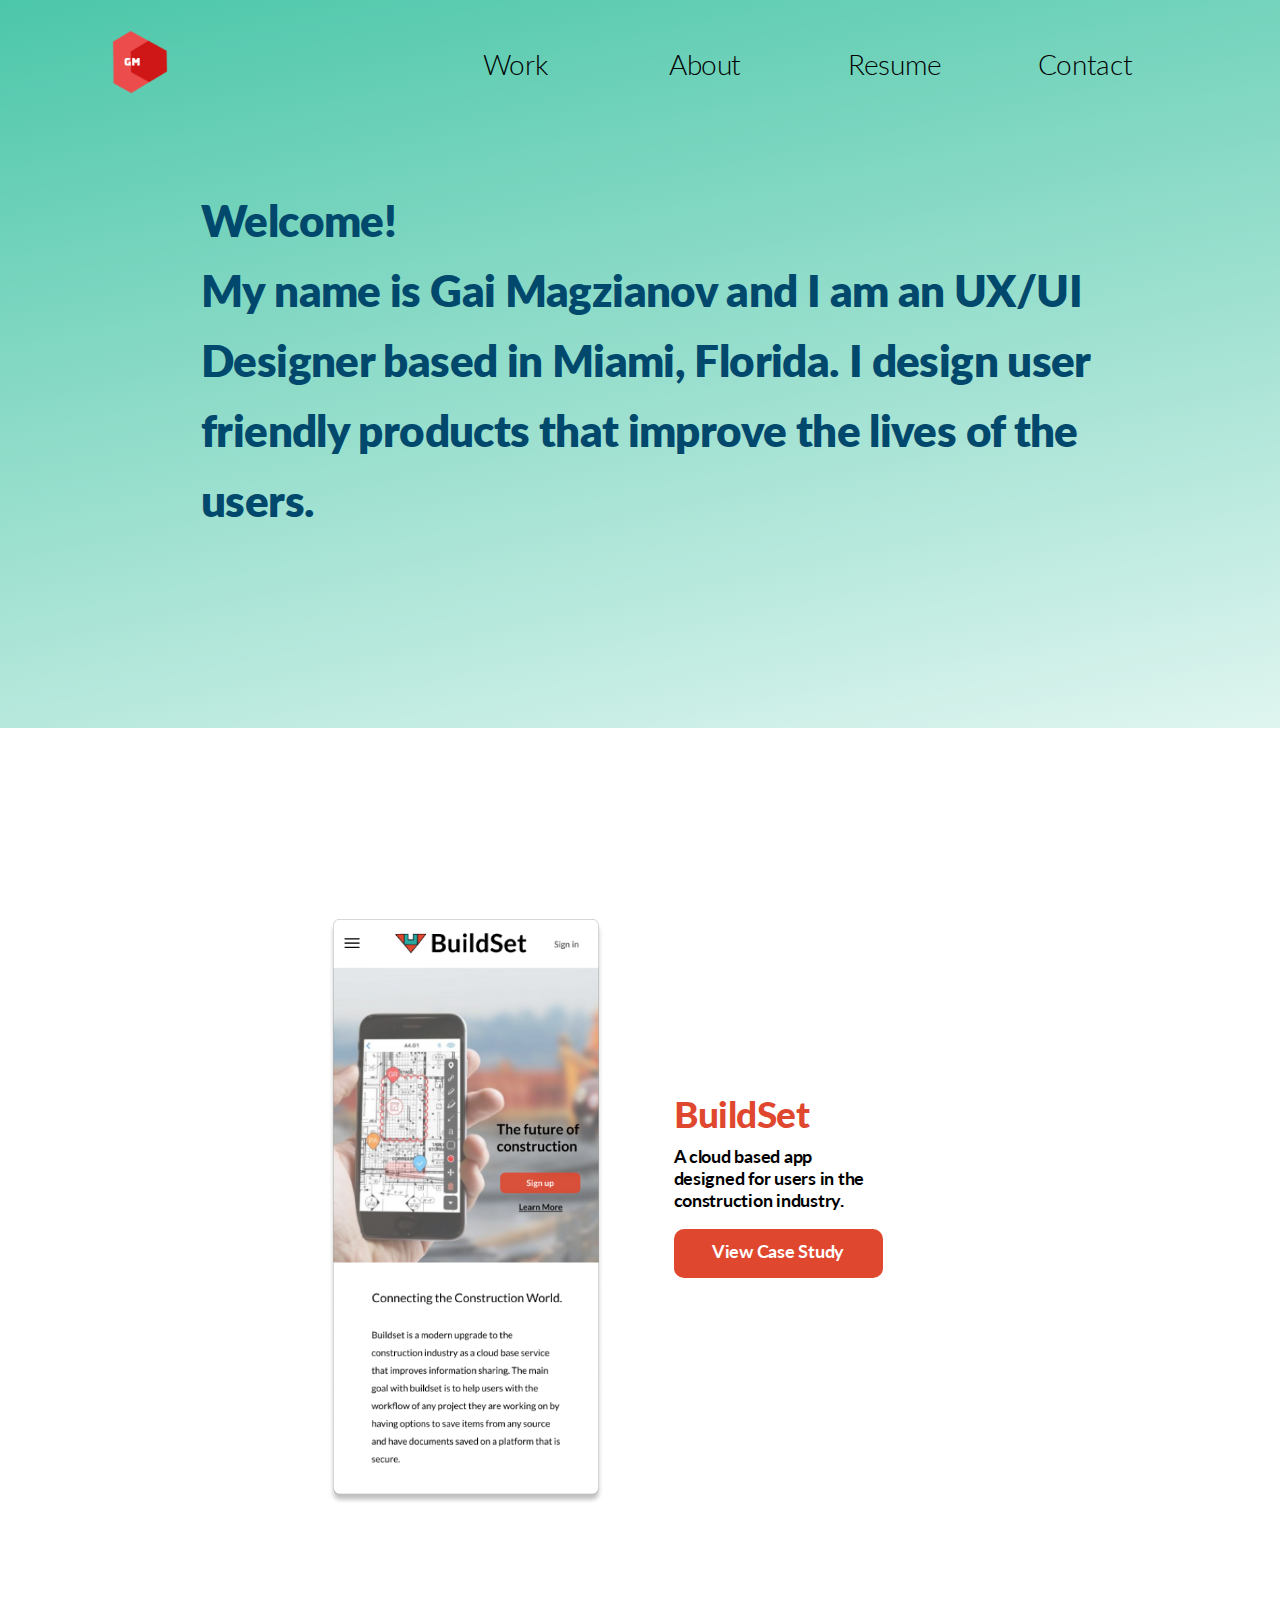
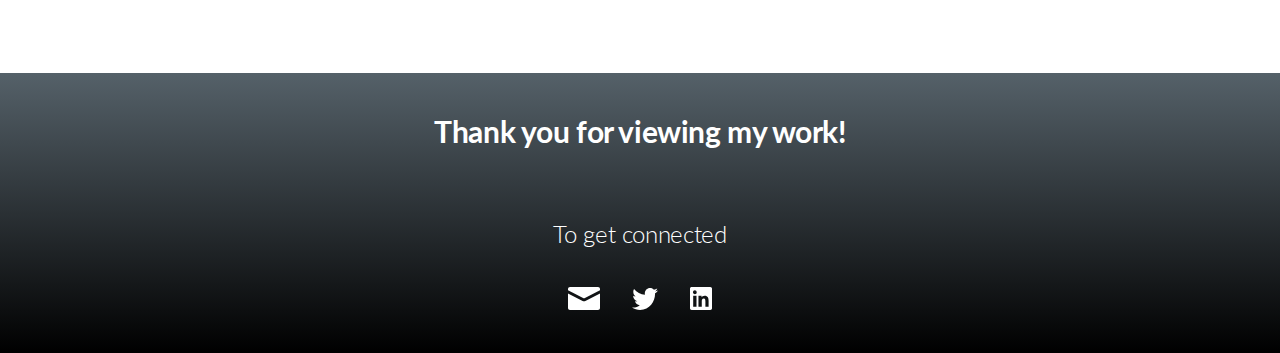
<file: index.html>
<!DOCTYPE html>
<html lang="en">
  <head>
    <meta charset="UTF-8" />
    <meta name="viewport" content="width=device-width, initial-scale=1.0" />
    <title>Home</title>
    <link rel="icon" href="./img/Logo.png" type="image/png" />
    <link rel="stylesheet" href="./css/normalize.css" />
    <link rel="stylesheet" href="./css/style.css" />
  </head>
  <body>
    <!-- hero section start -->
    <section class="home_hero">
      <header class="main_header">
        <div class="logo-wrapper">
          <a href="./index.html"><img src="./img/Logo.png" alt="logo" /></a>
        </div>
        <nav id="navBar" class="navBar">
          <button class="navBar-btn">
            <span class="navBar--open">
              <span></span>
              <span></span>
              <span></span>
            </span>
            <span class="navBar--close"></span>
          </button>
          <ul class="navBar-menu">
            <li><a href="./project.html" class="navBar-link">Work</a></li>
            <li><a href="./about.html" class="navBar-link">About</a></li>
            <li><a href="./resume.html" class="navBar-link">Resume</a></li>
            <li><a href="#footer" class="navBar-link goto-link">Contact</a></li>
          </ul>
        </nav>
      </header>
      <div class="home_hero-content">
        <h1>
          Welcome! <br />
          My name is Gai Magzianov and I am an UX/UI Designer based in Miami,
          Florida. I design user friendly products that improve the lives of the
          users.
        </h1>
      </div>
    </section>
    <!-- hero section end -->
    <!-- buildSet section start -->
    <section class="buildSet">
      <div class="buildSet-preview-wrapper">
        <img
          class="buildSet-preview"
          src="./img/Homepage_Mockup_-_Cellphone_1.png"
          alt="Homepage Mockup"
        />
      </div>
      <div class="buildSet-content">
        <h2>BuildSet</h2>
        <p>
          A cloud based app designed for users in the construction industry.
        </p>
        <button class="btn-primary">View Case Study</button>
      </div>
    </section>
    <!-- buildSet section start -->
    <!-- footer start -->
    <footer id="footer" class="footer">
      <div class="footer-content">
        <h3>Thank you for viewing my work!</h3>
        <p>To get connected</p>
        <div class="social-links">
          <a class="social-btn" href="mailto:gmagzianov@gmail.com">
            <img src="./img/Rectangle.svg" alt="email" />
          </a>
          <a class="social-btn" href="https://twitter.com/magzianov">
            <img src="./img//twitter.svg" alt="twitter" />
          </a>
          <a
            class="social-btn"
            href="https://www.linkedin.com/in/guy-magzianov/"
          >
            <img src="./img/linkedin.svg" alt="linkedin" />
          </a>
        </div>
      </div>
    </footer>
    <!-- footer end -->
    <script src="./js/script.js"></script>
  </body>
</html>
</file>
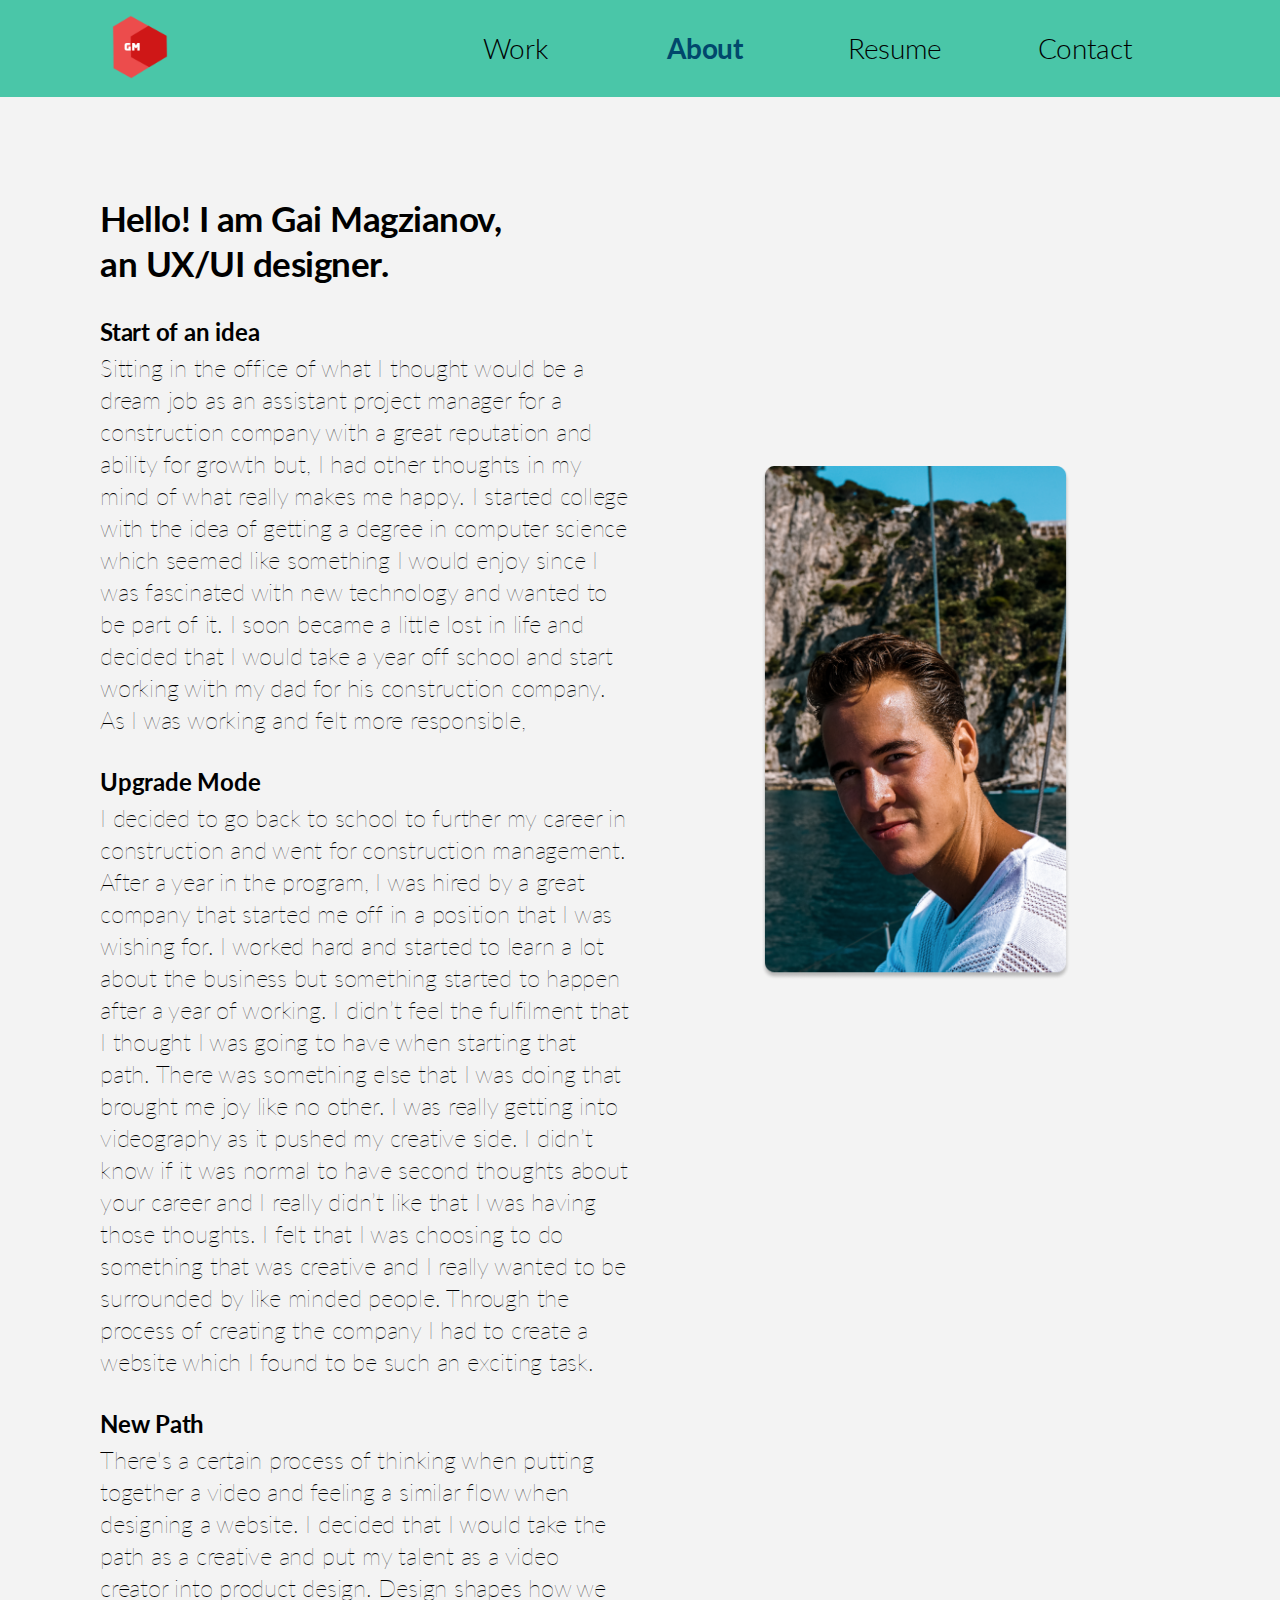
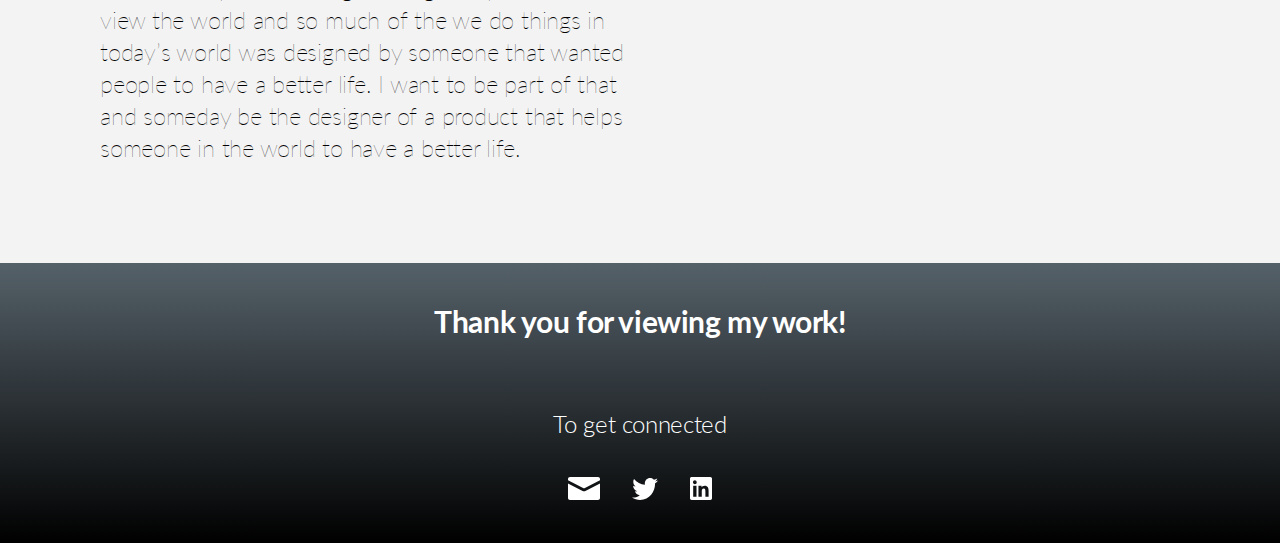
<file: about.html>
<!DOCTYPE html>
<html lang="en">
  <head>
    <meta charset="UTF-8" />
    <meta name="viewport" content="width=device-width, initial-scale=1.0" />
    <title>About</title>
    <link rel="icon" href="./img/Logo.png" type="image/png" />
    <link rel="stylesheet" href="./css/normalize.css" />
    <link rel="stylesheet" href="./css/style.css" />
  </head>
  <body>
    <!-- main header start -->
    <header class="main_header">
      <div class="logo-wrapper">
        <a href="./index.html"><img src="./img/Logo.png" alt="logo" /></a>
      </div>
      <nav id="navBar" class="navBar">
        <button class="navBar-btn">
          <span class="navBar--open">
            <span></span>
            <span></span>
            <span></span>
          </span>
          <span class="navBar--close"></span>
        </button>
        <ul class="navBar-menu">
          <li><a href="./project.html" class="navBar-link">Work</a></li>
          <li  class="active"><a href="./about.html" class="navBar-link">About</a></li>
          <li><a href="./resume.html" class="navBar-link">Resume</a></li>
          <li><a href="#footer" class="navBar-link goto-link">Contact</a></li>
        </ul>
      </nav>
    </header>
    <!-- main header end -->
    <!-- About section start -->
    <section class="About">
      <div class="About-content">
        <h2>
          Hello! I am Gai Magzianov, <br />
          an UX/UI designer.
        </h2>
        <div class="row">
          <div class="col">
            <img
              src="./img/image_1.png"
              alt="profile img"
              class="profile-img"
            />
          </div>
          <div class="col">
            <h4>Start of an idea</h4>
            <p>
              Sitting in the office of what I thought would be a dream job as an
              assistant project manager for a construction company with a great
              reputation and ability for growth but, I had other thoughts in my
              mind of what really makes me happy. I started college with the
              idea of getting a degree in computer science which seemed like
              something I would enjoy since I was fascinated with new technology
              and wanted to be part of it. I soon became a little lost in life
              and decided that I would take a year off school and start working
              with my dad for his construction company. As I was working and
              felt more responsible,
            </p>
            <h4>Upgrade Mode</h4>
            <p>
              I decided to go back to school to further my career in
              construction and went for construction management. After a year in
              the program, I was hired by a great company that started me off in
              a position that I was wishing for. I worked hard and started to
              learn a lot about the business but something started to happen
              after a year of working. I didn’t feel the fulfilment that I
              thought I was going to have when starting that path. There was
              something else that I was doing that brought me joy like no other.
              I was really getting into videography as it pushed my creative
              side. I didn’t know if it was normal to have second thoughts about
              your career and I really didn’t like that I was having those
              thoughts. I felt that I was choosing to do something that was
              creative and I really wanted to be surrounded by like minded
              people. Through the process of creating the company I had to
              create a website which I found to be such an exciting task.
            </p>
            <h4>New Path</h4>
            <p>
              There's a certain process of thinking when putting together a
              video and feeling a similar flow when designing a website. I
              decided that I would take the path as a creative and put my talent
              as a video creator into product design. Design shapes how we view
              the world and so much of the we do things in today’s world was
              designed by someone that wanted people to have a better life. I
              want to be part of that and someday be the designer of a product
              that helps someone in the world to have a better life.
            </p>
          </div>
        </div>
      </div>
    </section>
    <!-- About section end -->
    <!-- footer start -->
    <footer  id="footer" class="footer">
      <div class="footer-content">
        <h3>Thank you for viewing my work!</h3>
        <p>To get connected</p>
        <div class="social-links">
          <a class="social-btn" href="mailto:gmagzianov@gmail.com">
            <img src="./img/Rectangle.svg" alt="email" />
          </a>
          <a class="social-btn" href="https://twitter.com/magzianov">
            <img src="./img//twitter.svg" alt="twitter" />
          </a>
          <a class="social-btn" href="https://www.linkedin.com/in/guy-magzianov/">
            <img src="./img/linkedin.svg" alt="linkedin" />
          </a>
        </div>
      </div>
    </footer>
    <!-- footer end -->
    <script src="./js/script.js"></script>
  </body>
</html>
</file>
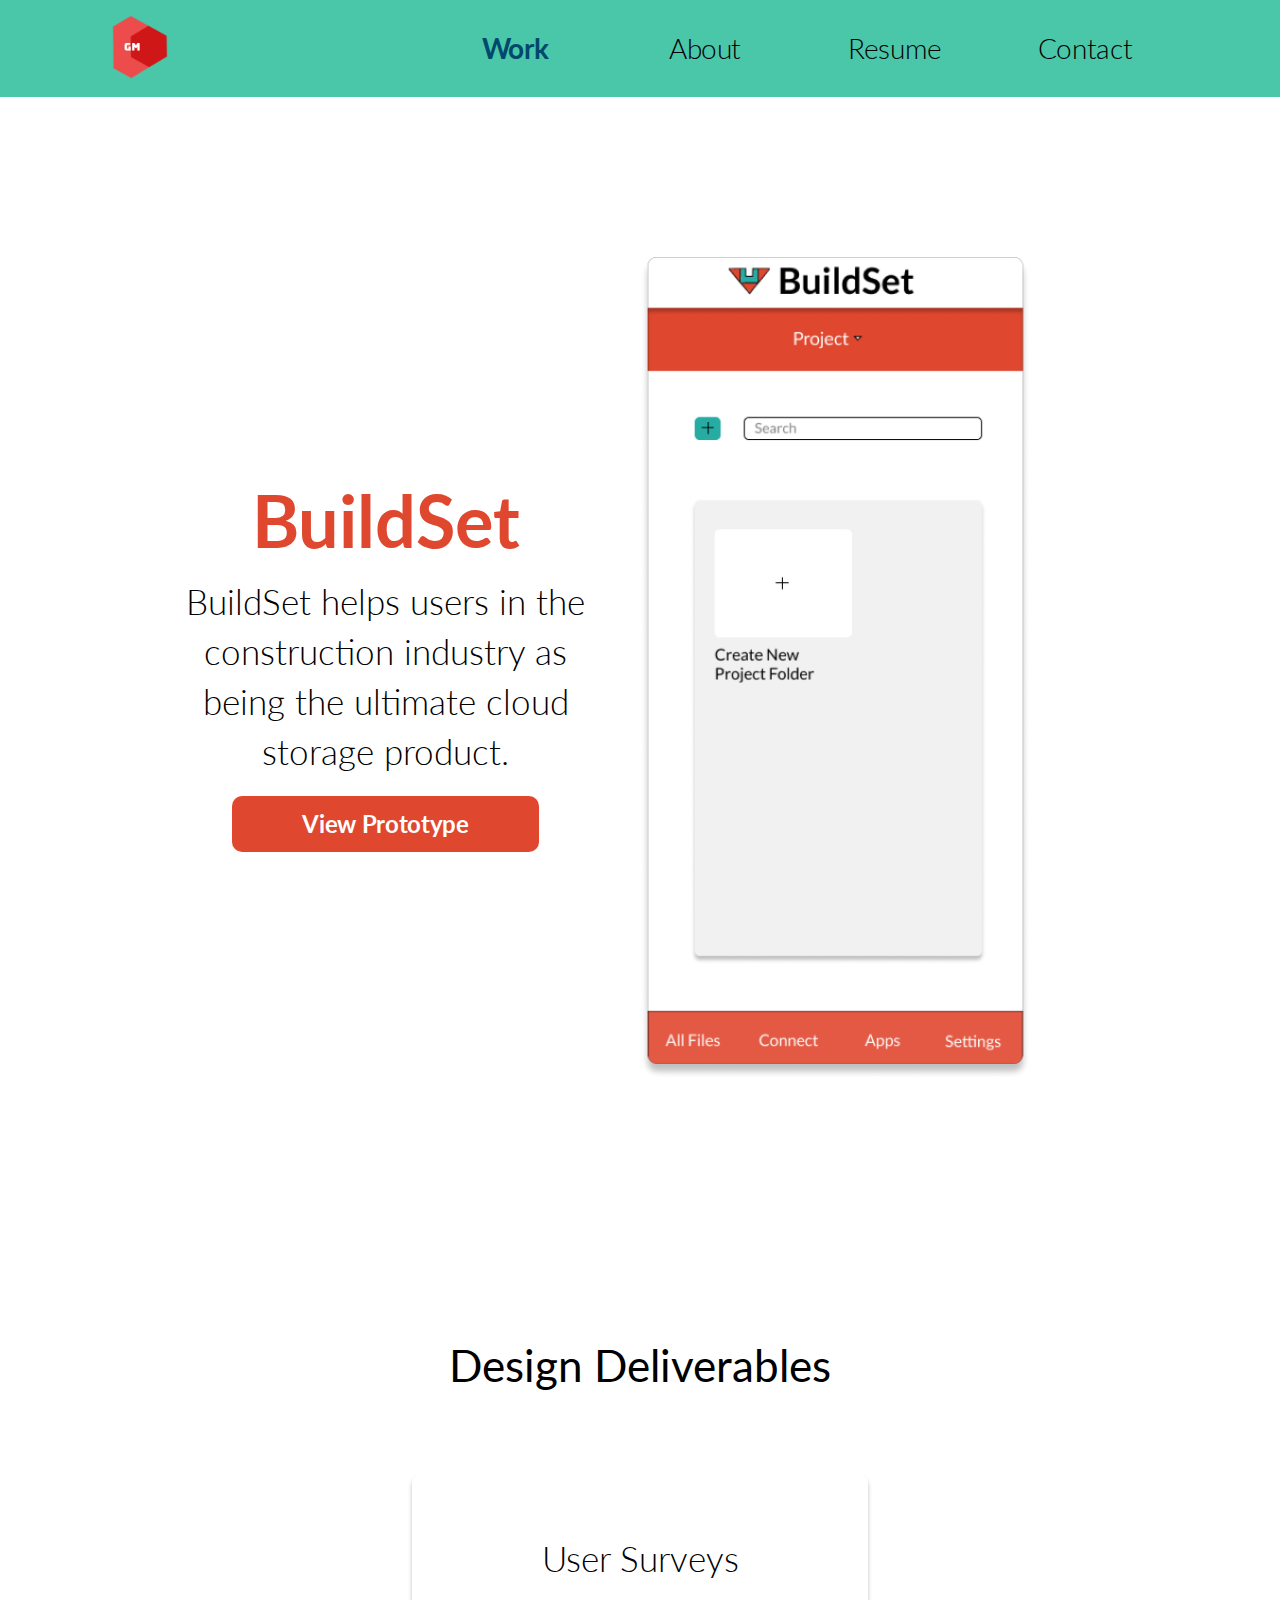
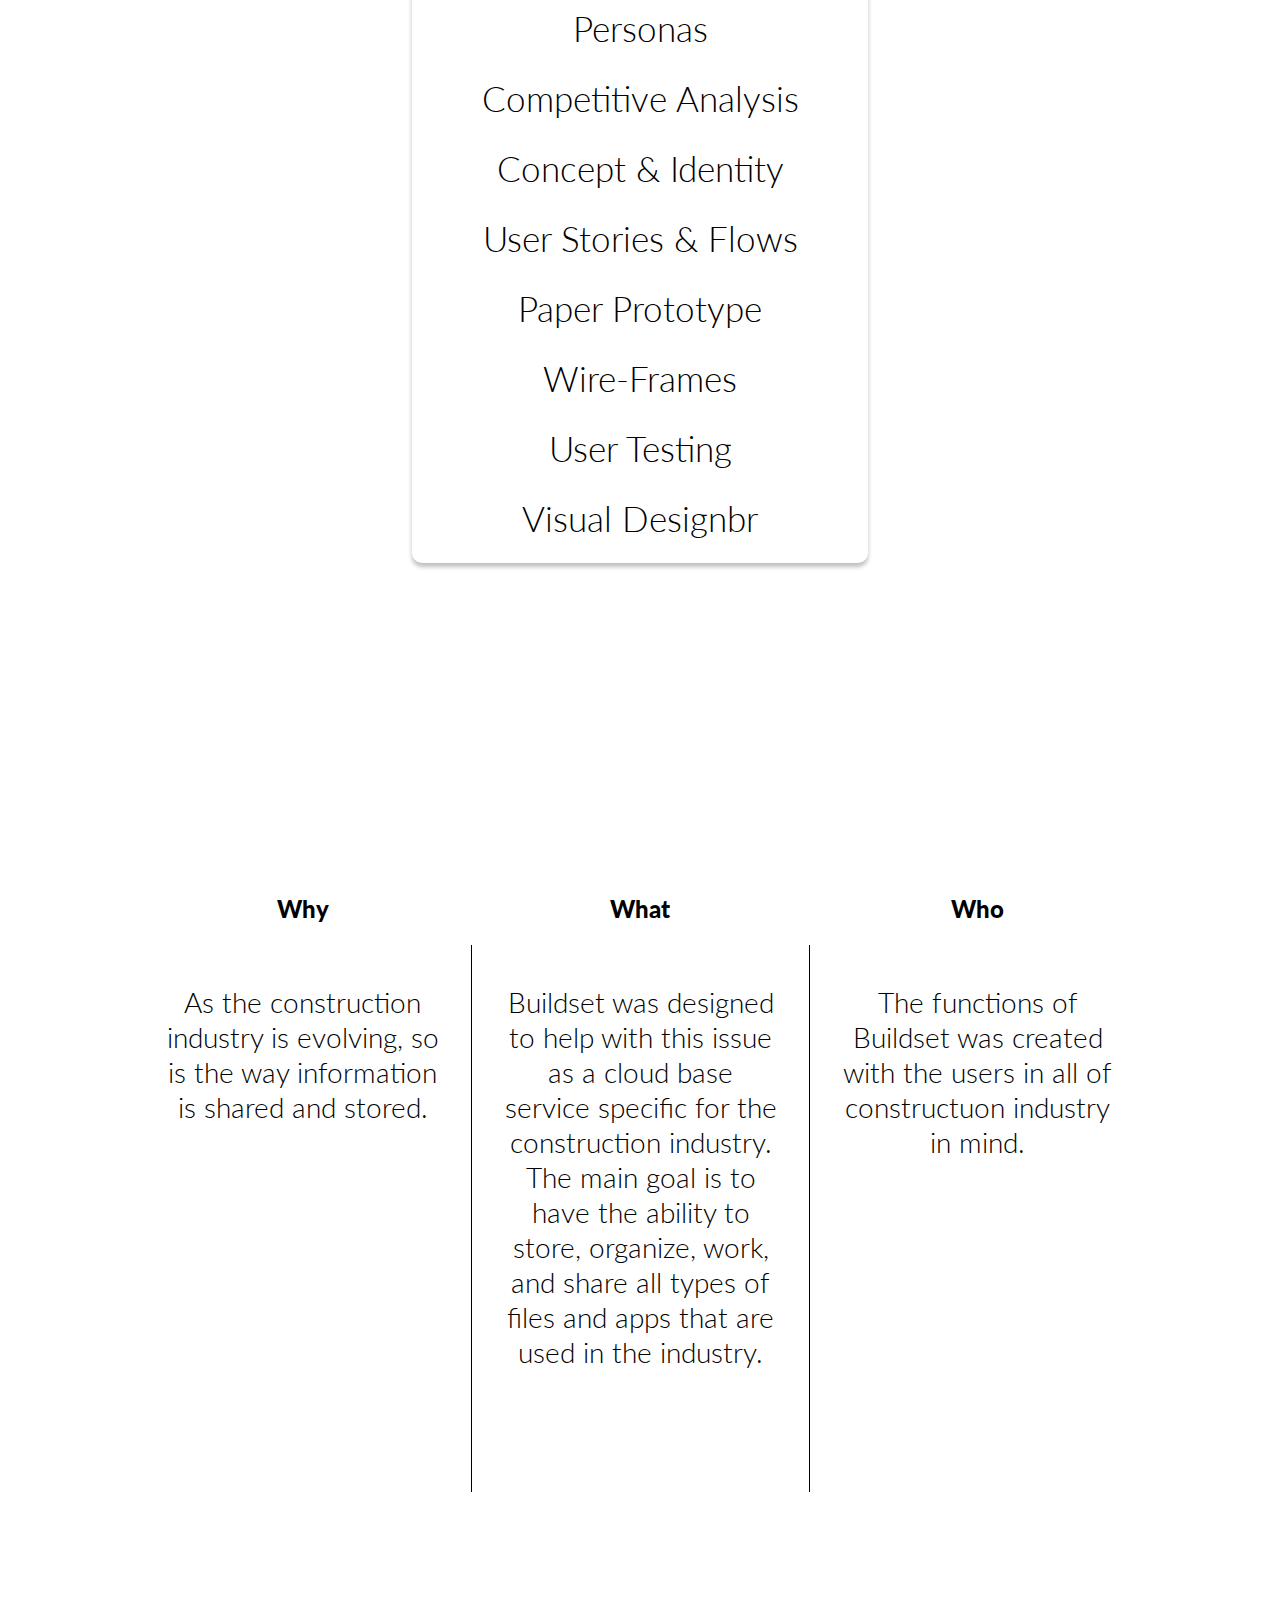
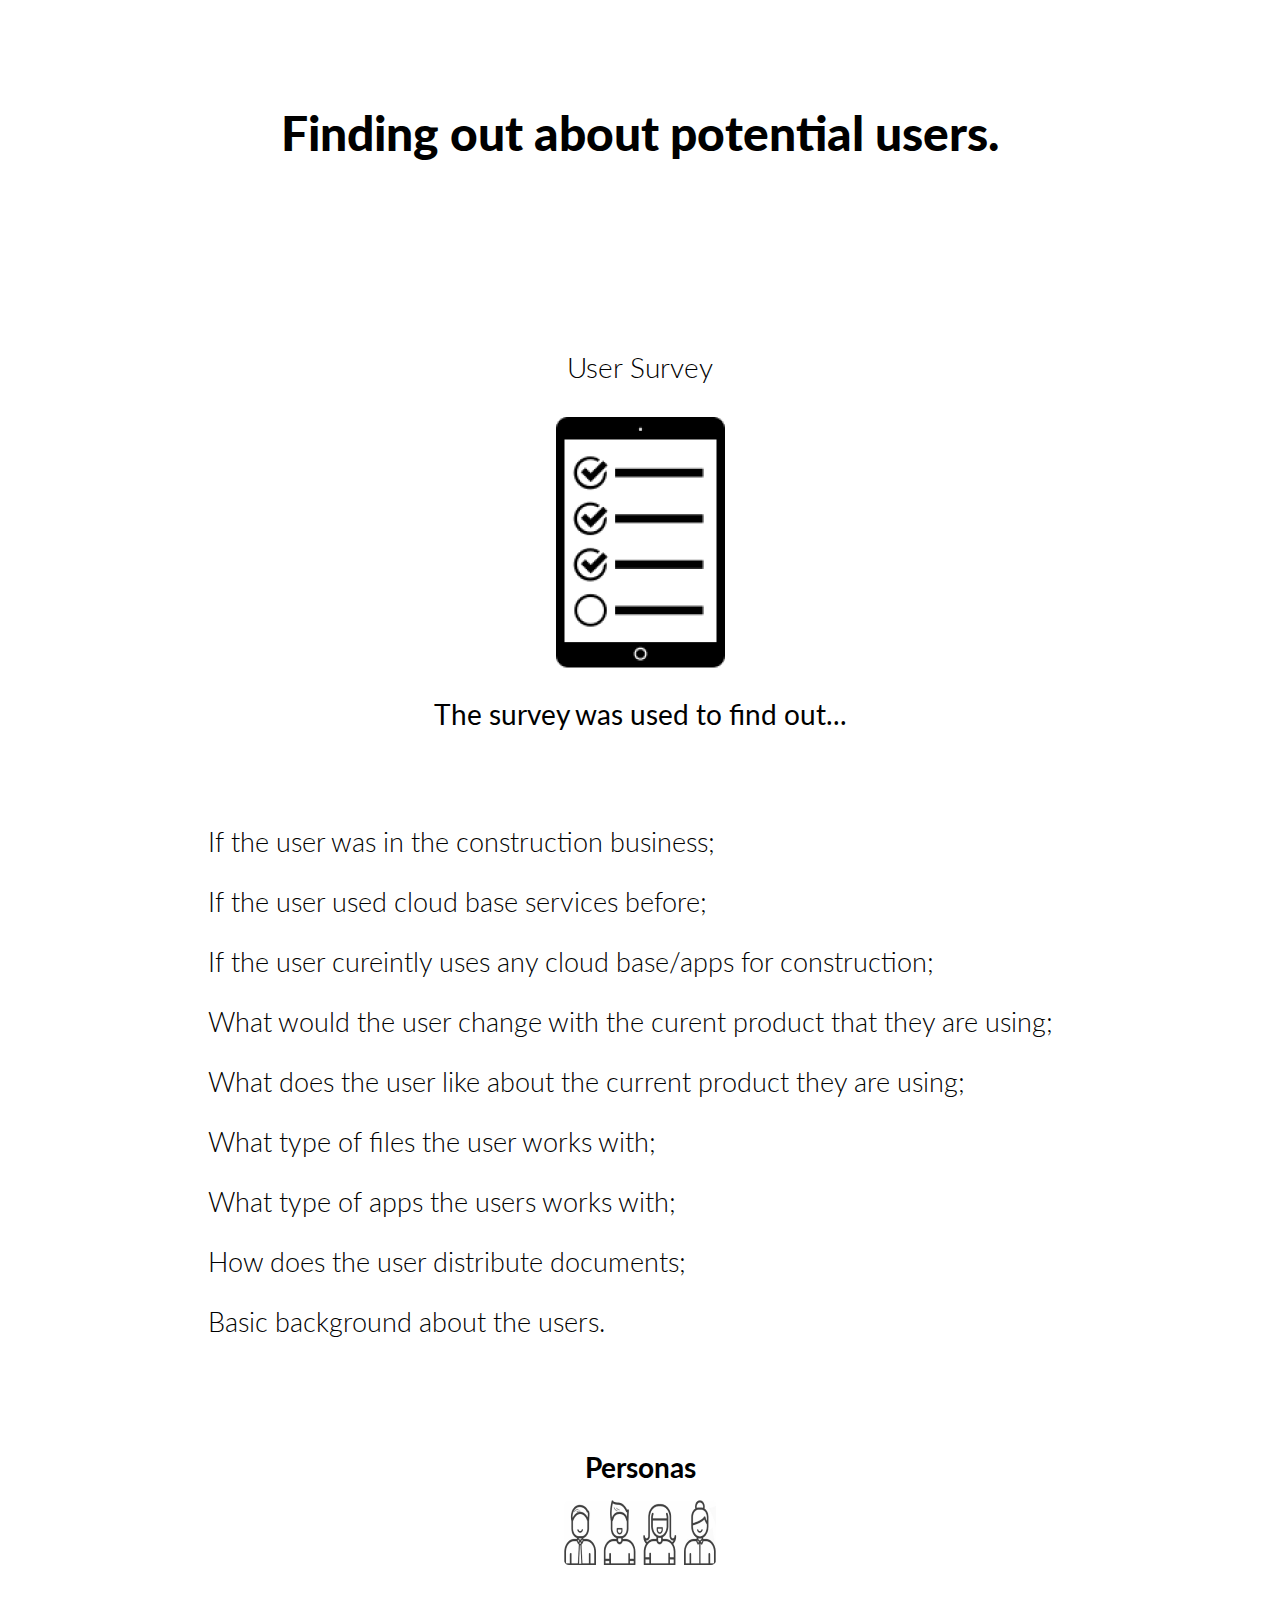
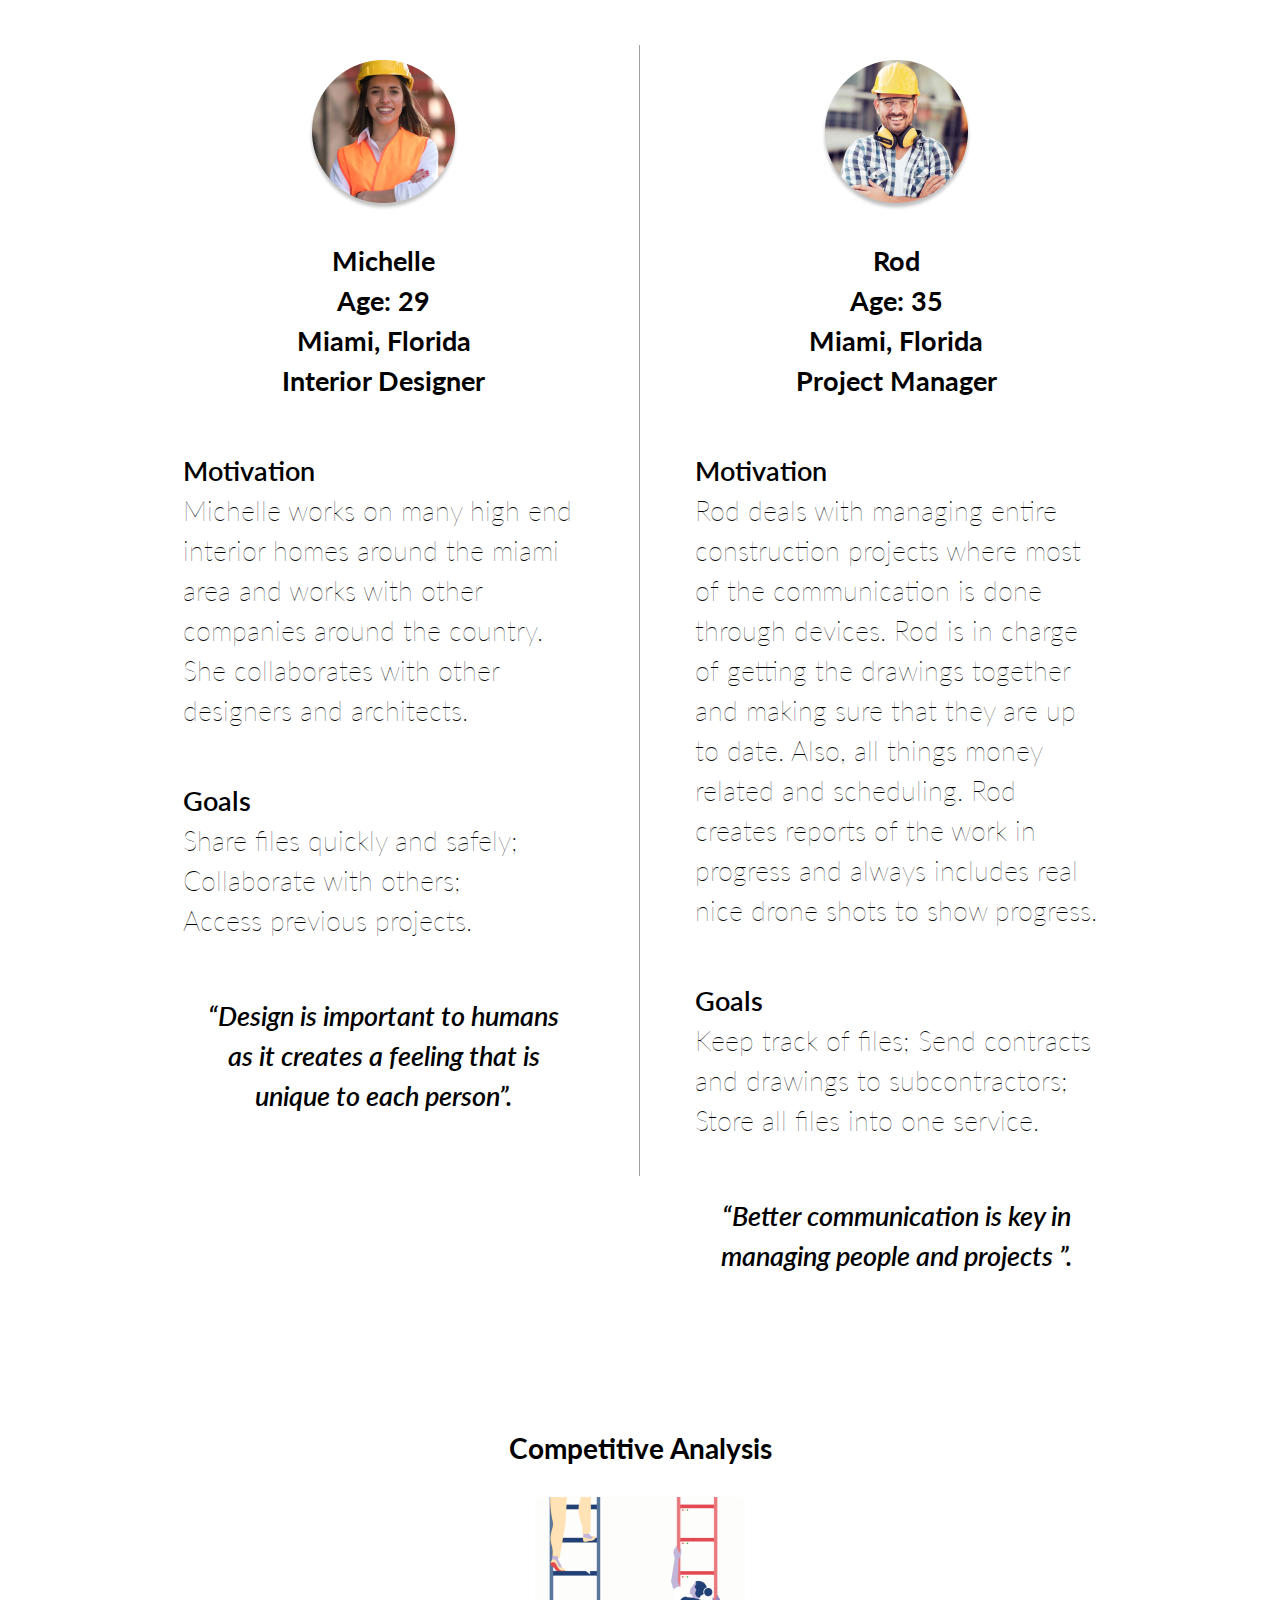
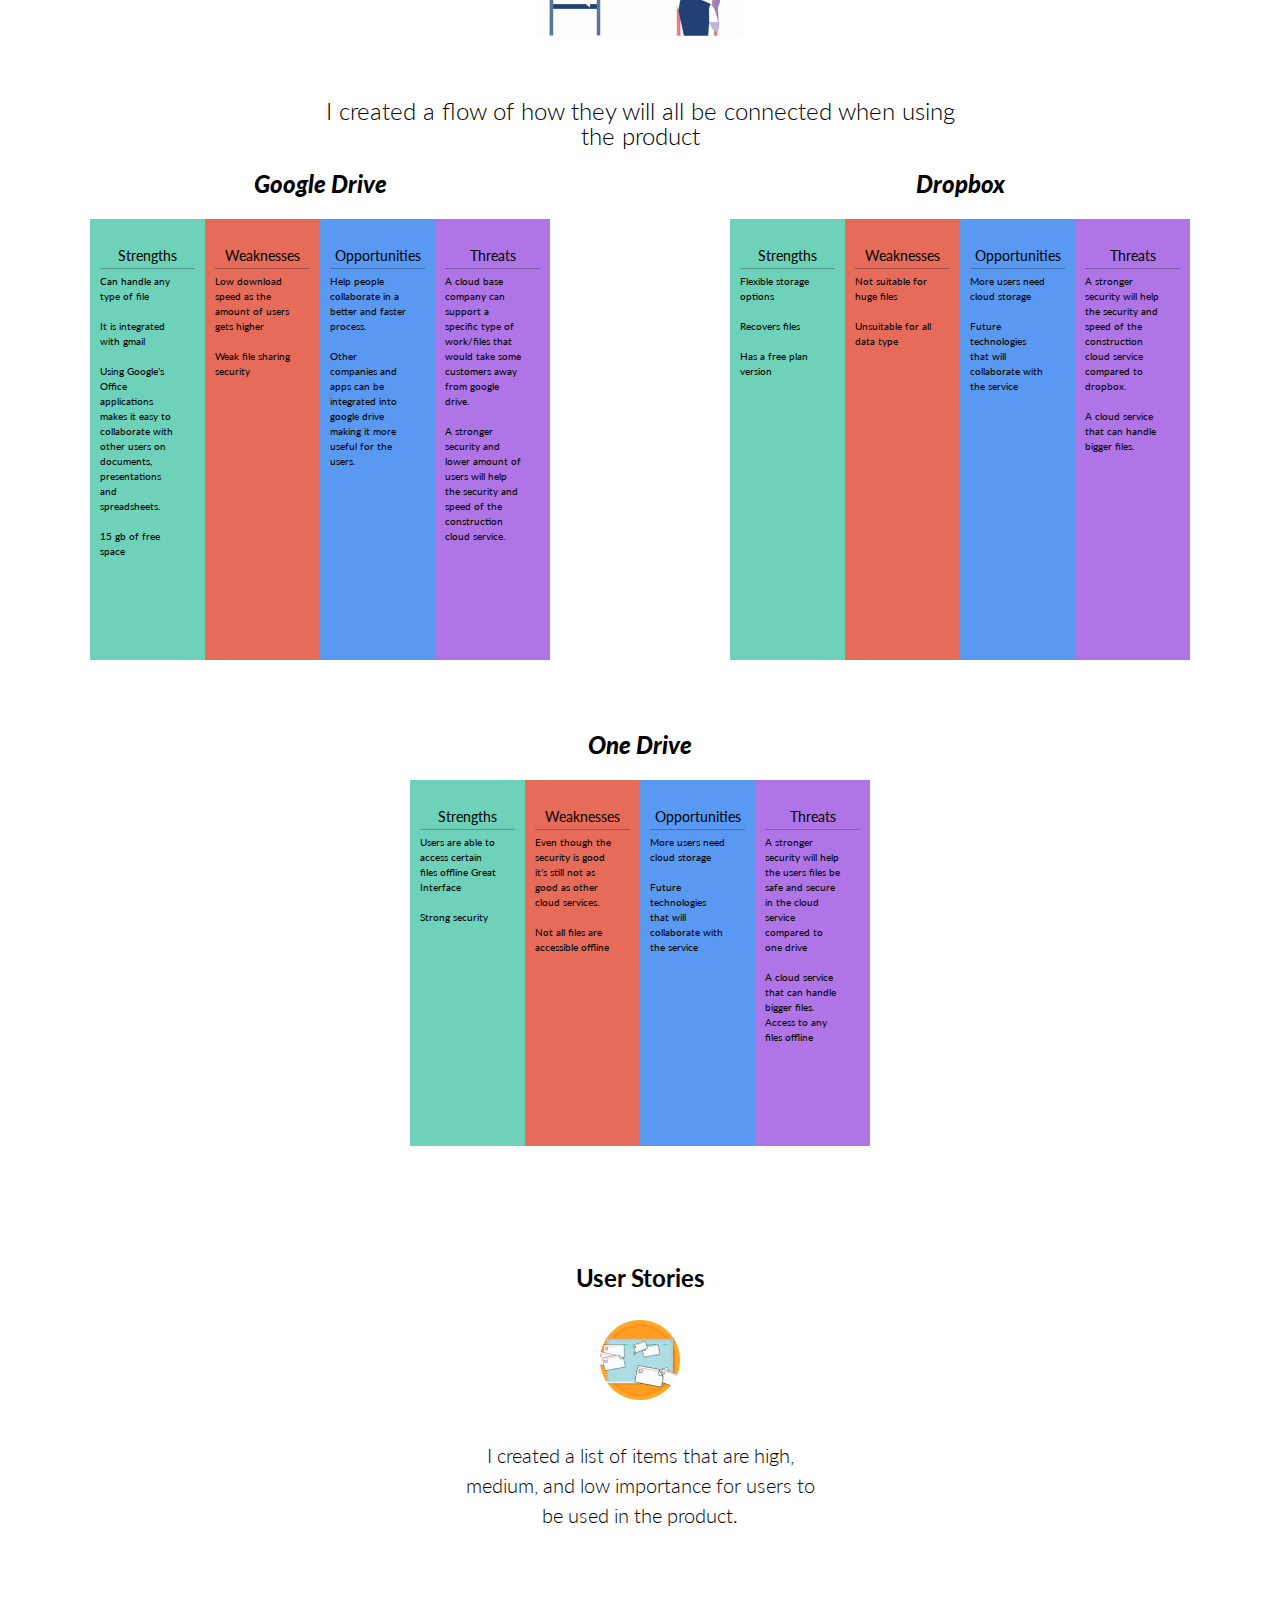
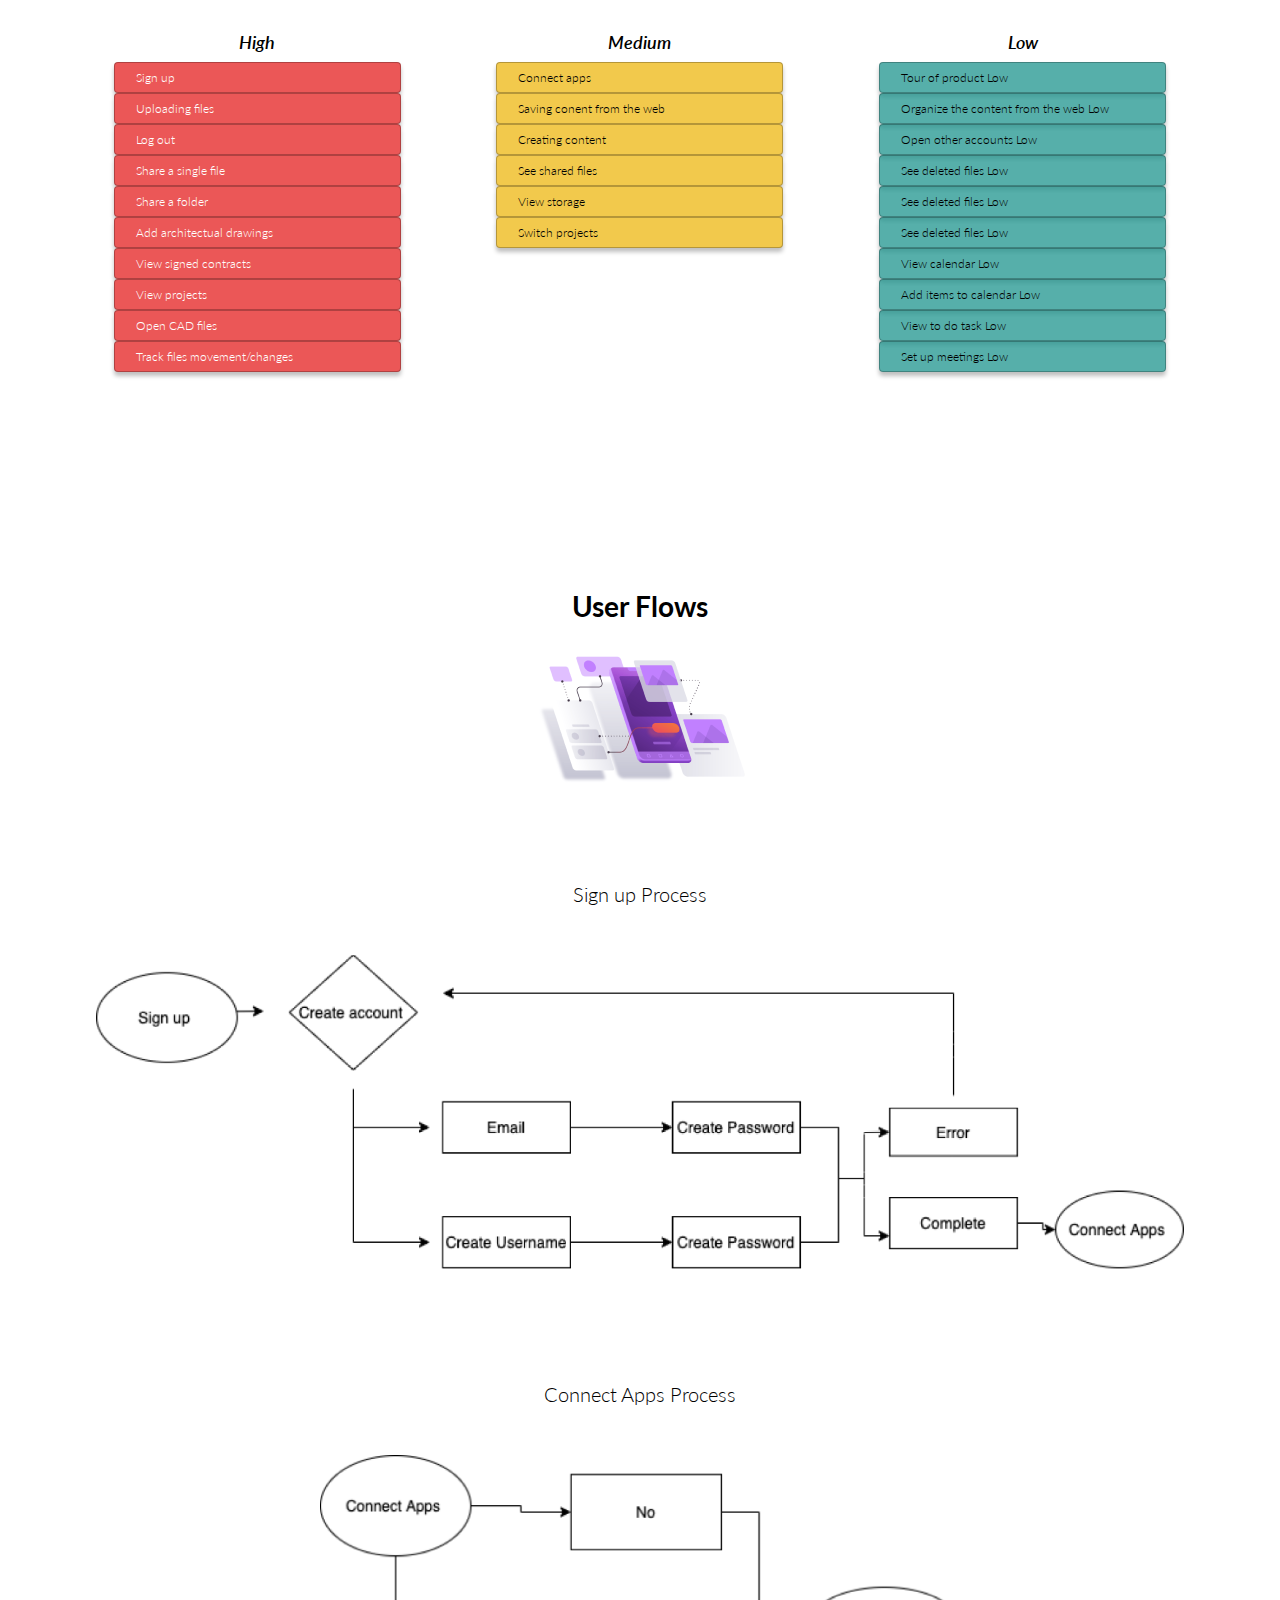
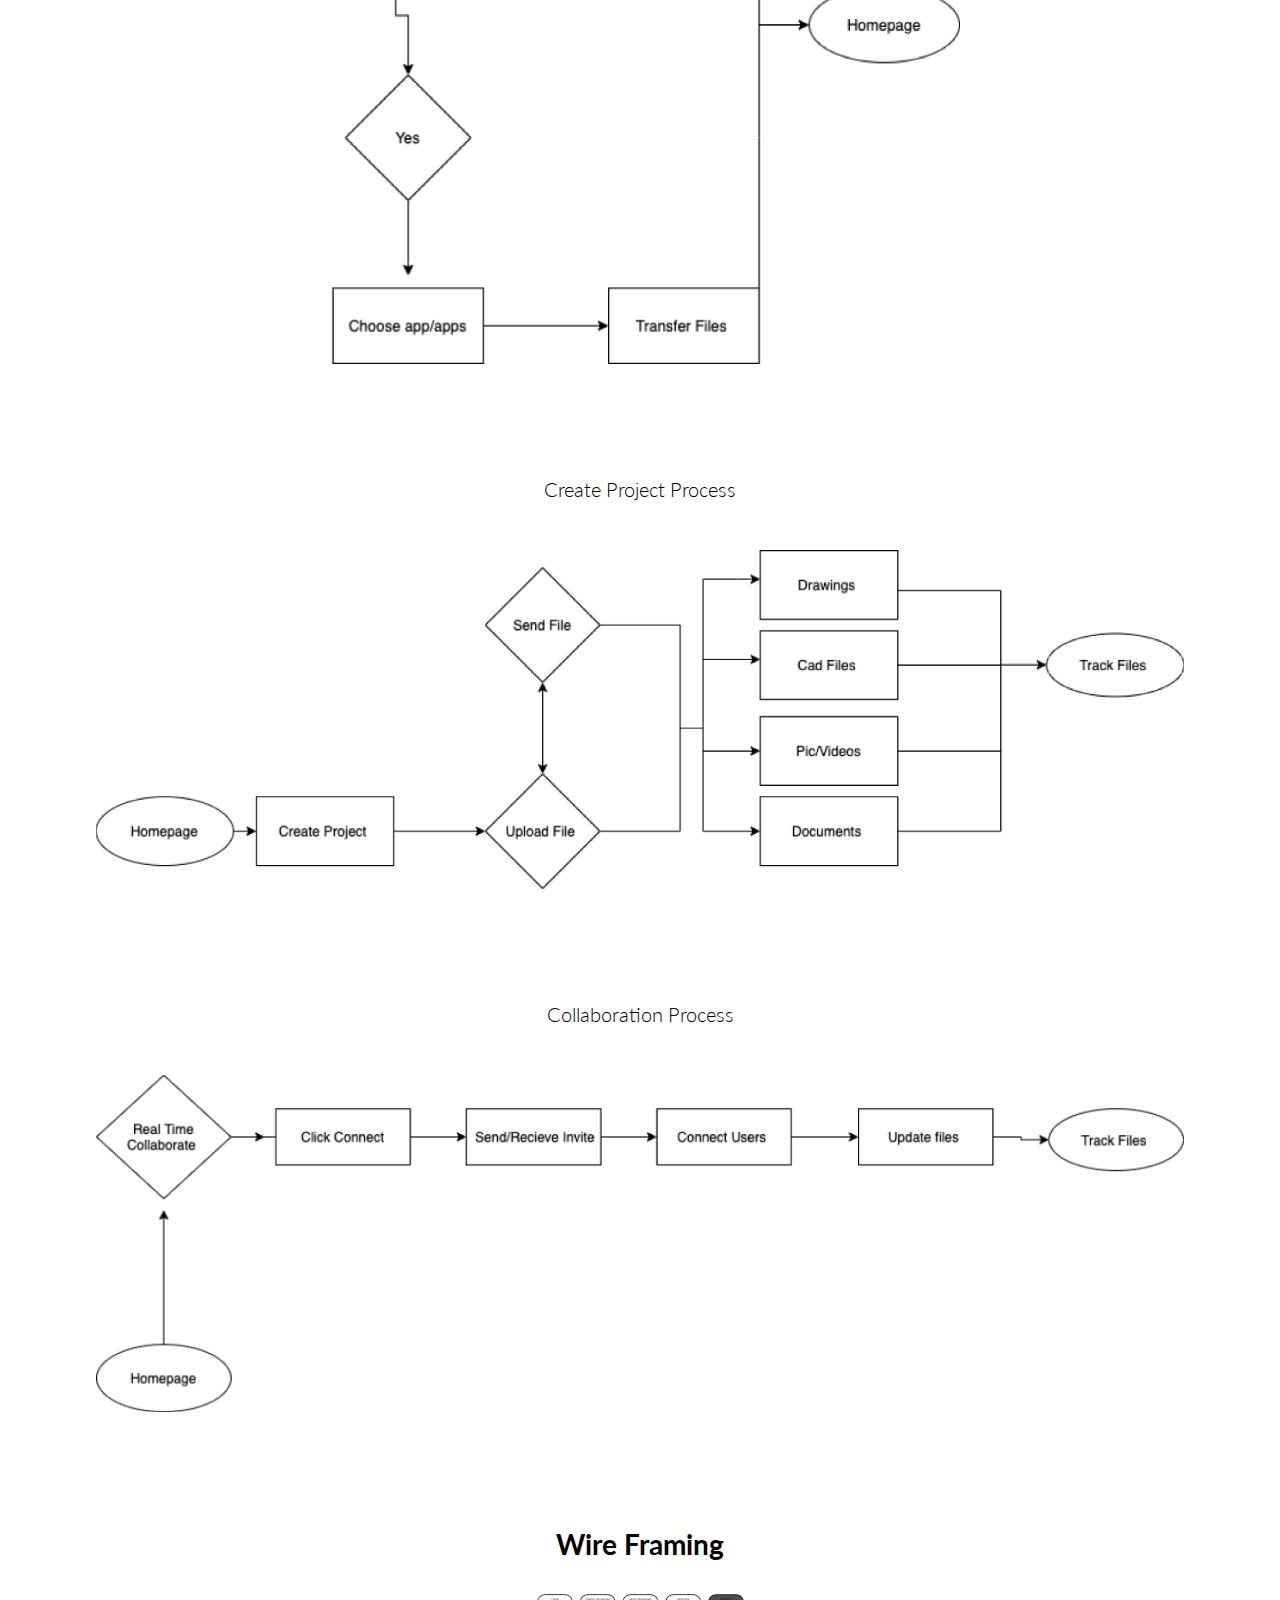
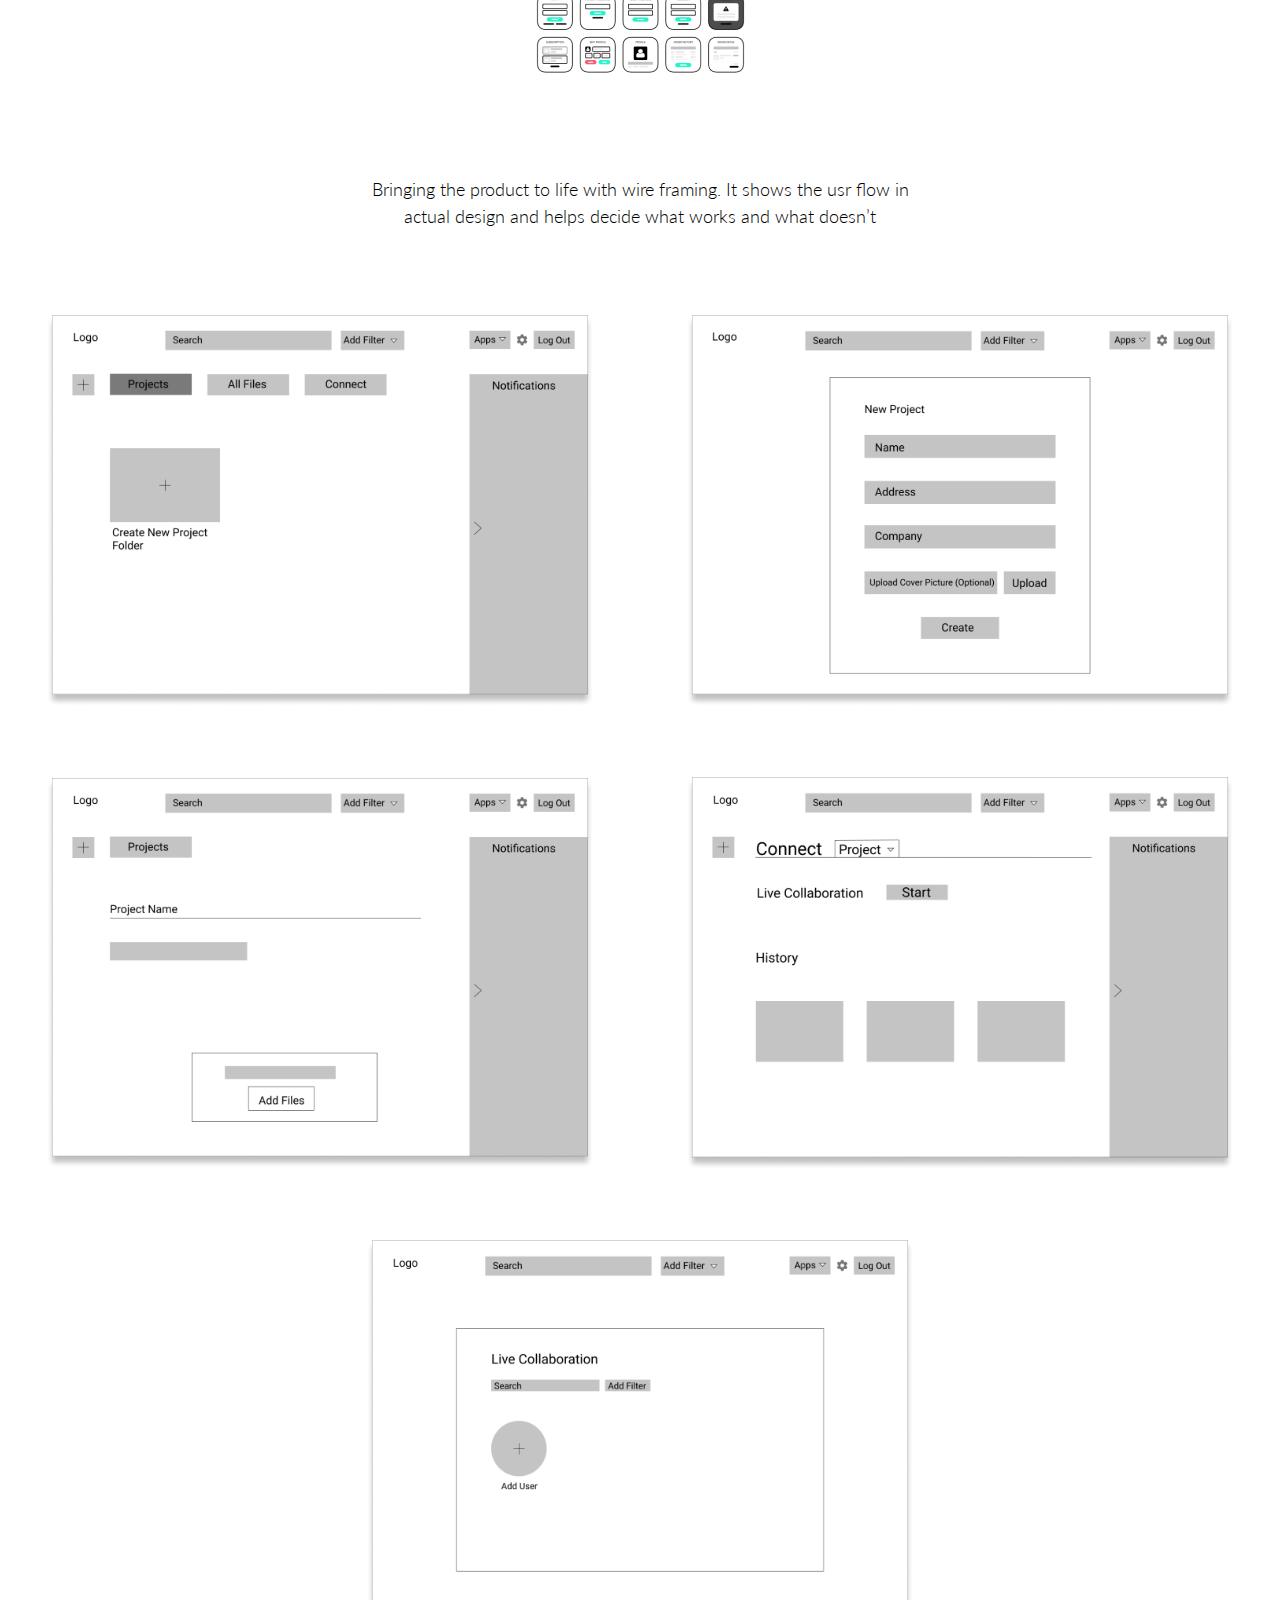
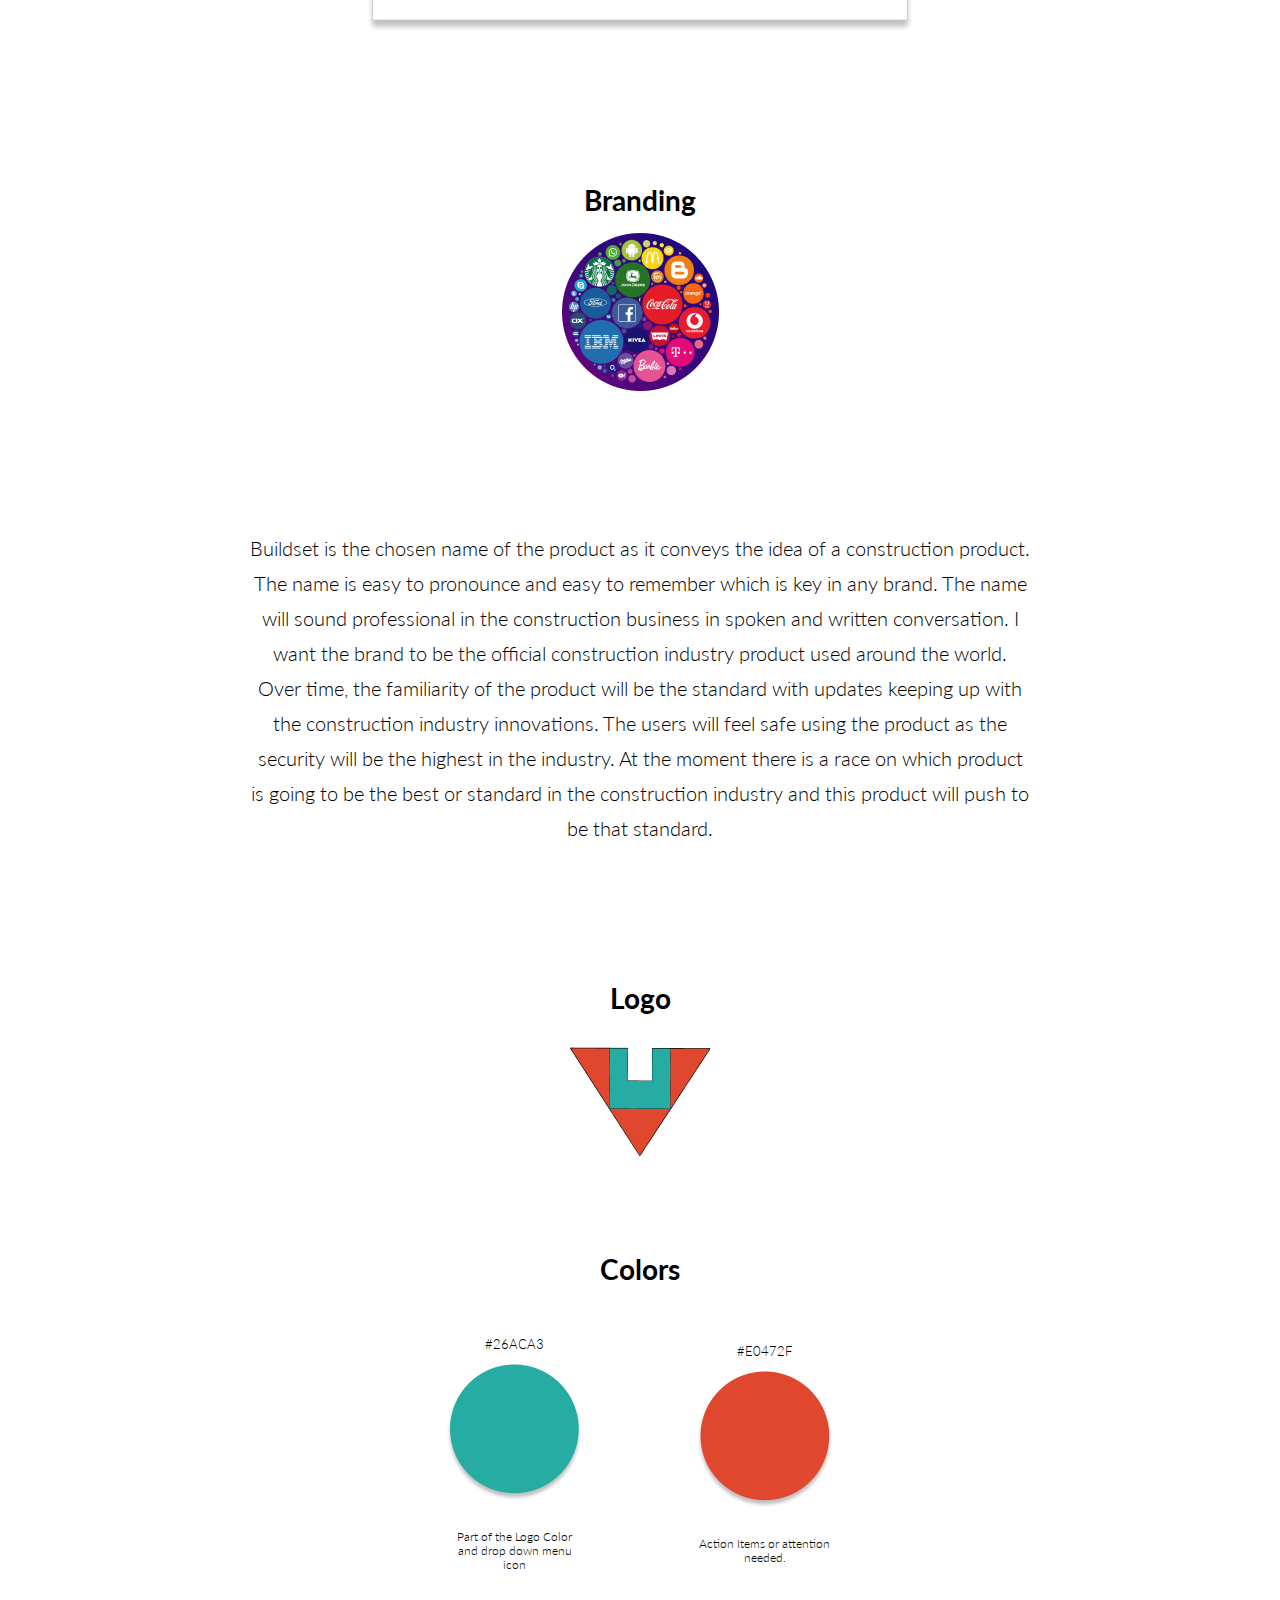
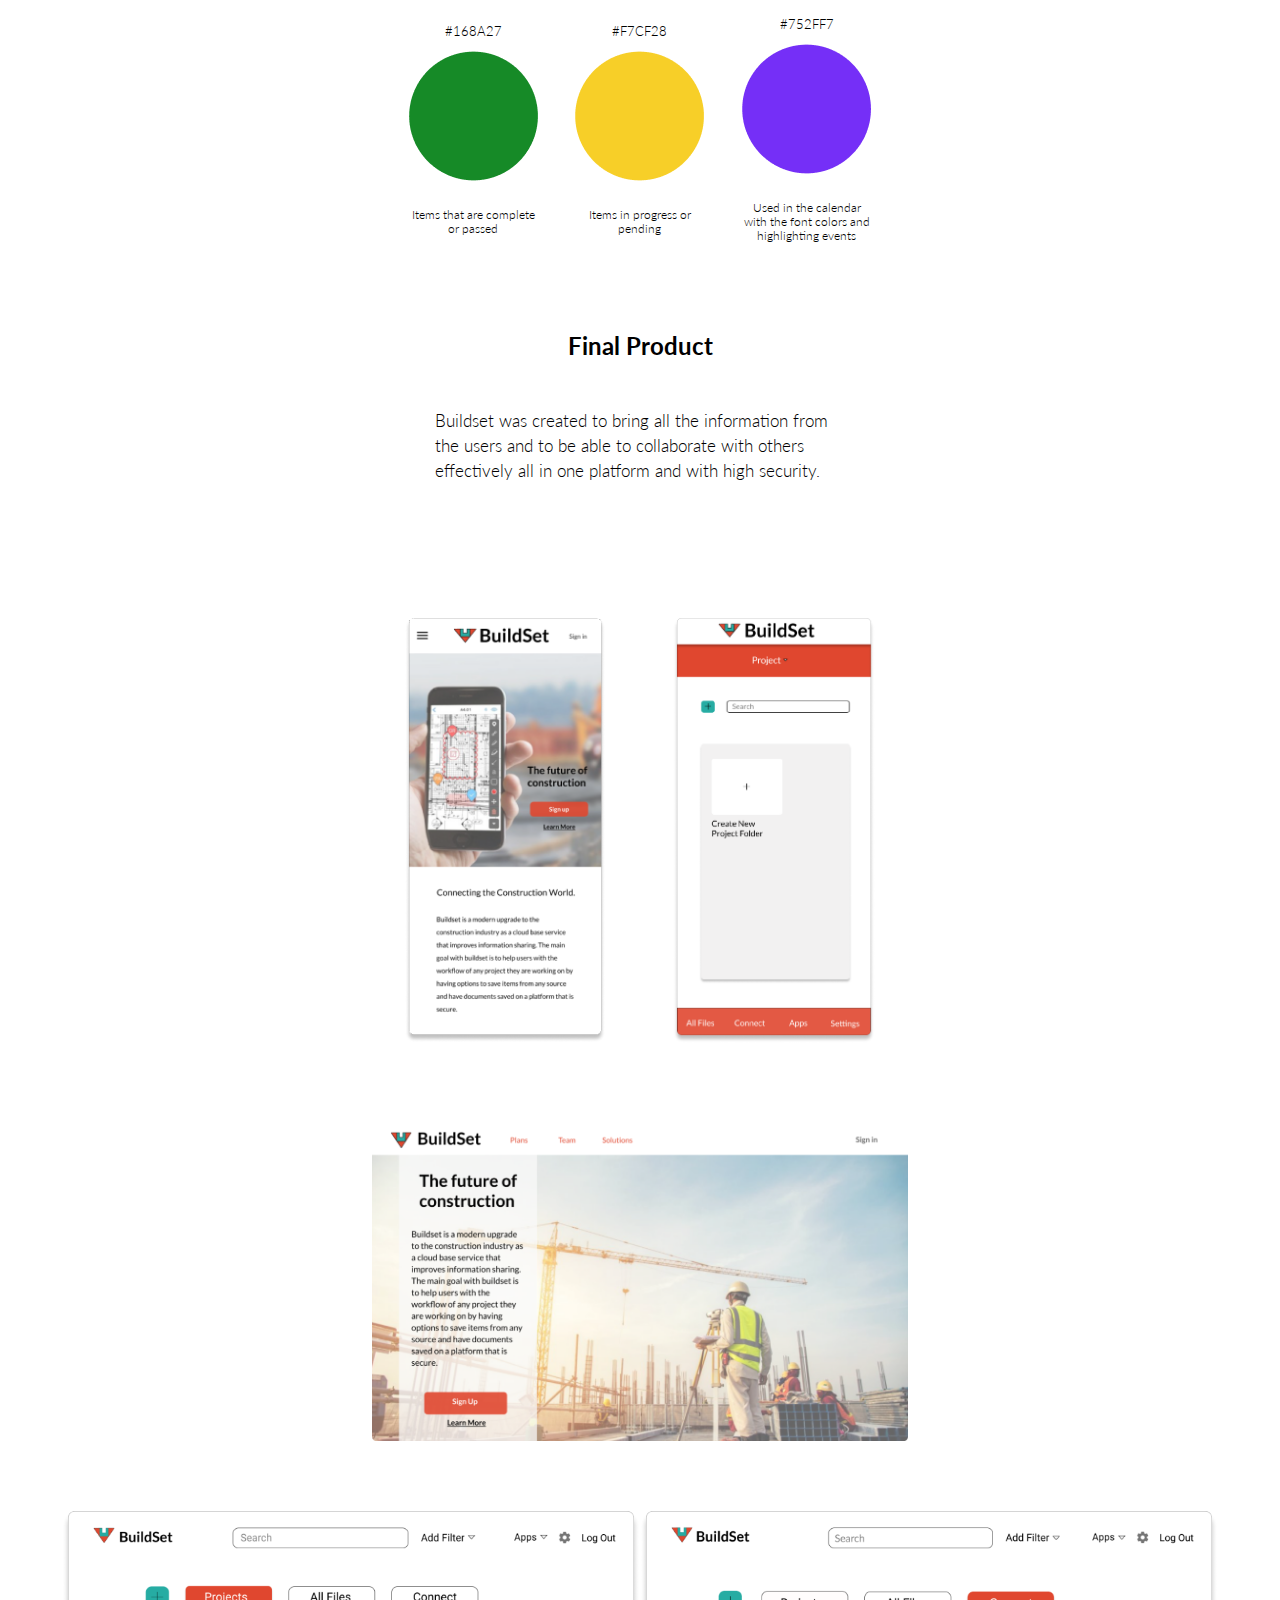
<file: project.html>
<!DOCTYPE html>
<html lang="en">
  <head>
    <meta charset="UTF-8" />
    <meta name="viewport" content="width=device-width, initial-scale=1.0" />
    <title>Work</title>
    <link rel="icon" href="./img/Logo.png" type="image/png" />
    <link rel="stylesheet" href="./css/normalize.css" />
    <link rel="stylesheet" href="./css/style.css" />
  </head>
  <body>
    <!-- main header start -->
    <header class="main_header">
      <div class="logo-wrapper">
        <a href="./index.html"><img src="./img/Logo.png" alt="logo" /></a>
      </div>
      <nav id="navBar" class="navBar">
        <button class="navBar-btn">
          <span class="navBar--open">
            <span></span>
            <span></span>
            <span></span>
          </span>
          <span class="navBar--close"></span>
        </button>
        <ul class="navBar-menu">
          <li class="active">
            <a href="./project.html" class="navBar-link">Work</a>
          </li>
          <li><a href="./about.html" class="navBar-link">About</a></li>
          <li><a href="./resume.html" class="navBar-link">Resume</a></li>
          <li><a href="#footer" class="navBar-link goto-link">Contact</a></li>
        </ul>
      </nav>
    </header>
    <!-- main header end -->
    <!-- project_hero start -->
    <section class="project_hero">
      <div class="project_hero-content">
        <div class="row">
          <div class="col left">
            <h1>BuildSet</h1>
            <p>
              BuildSet helps users in the construction industry as being the
              ultimate cloud storage product.
            </p>
            <a
              href="https://www.figma.com/file/JTromYzl2TEyW7DQ8vQYyy/Buildset-Prototype?node-id=0%3A1"
              class="btn-primary"
              target="_blank"
              >View Prototype</a
            >
          </div>
          <div class="col right">
            <img
              class="project_hero-img"
              src="./img/Dashboard_-_cellphone_(1)_1.png"
              alt="BuildSet"
            />
          </div>
        </div>
      </div>
    </section>
    <!-- project_hero end -->
    <!-- deliverables section start -->
    <section class="deliverables">
      <div class="deliverables-content">
        <h2>Design Deliverables</h2>
        <div class="deliverables-examples">
          <p>
            User Surveys <br />
            Personas <br />
            Competitive Analysis <br />
            Concept & Identity <br />
            User Stories & Flows <br />
            Paper Prototype <br />
            Wire-Frames <br />
            User Testing <br />
            Visual Designbr
          </p>
        </div>
        <!-- FAQs section start -->
        <section class="FAQs">
          <div class="FAQs-item">
            <h3>Why</h3>
            <p>
              As the construction industry is evolving, so is the way
              information is shared and stored.
            </p>
          </div>
          <div class="FAQs-item destop">
            <h3>What</h3>
            <p>
              Buildset was designed to help with this issue as a cloud base
              service specific for the construction industry. The main goal is
              to have the ability to store, organize, work, and share all types
              of files and apps that are used in the industry.
            </p>
          </div>
          <div class="FAQs-item">
            <h3>Who</h3>
            <p>
              The functions of Buildset was created with the users in all of
              constructuon industry in mind.
            </p>
          </div>
          <div class="FAQs-item mobile">
            <h3>What</h3>
            <p>
              There are many different types of apps and file sources used in
              the construction industry and keeping all that organized is hard
              work. The construction industry looses billions of dollars a year
              due to mis-communication.
              <br />
              <br />
              Buildset was designed to help with this issue as a cloud base
              service specific for the construction industry. The main goal is
              to have the ability to store, organize, work, and share all types
              of files and apps that are used in the industry.
            </p>
          </div>
        </section>
        <!-- FAQs section end -->
      </div>
    </section>
    <!-- deliverables section end -->
    <!-- potential_users section start -->
    <section class="potential_users">
      <div class="potential_users-content">
        <h2>Finding out about potential users.</h2>
        <h3>User Survey</h3>
        <img class="survey-img" src="./img/image2.png" alt="User Survey" />
        <h4>The survey was used to find out...</h4>
        <p>
          If the user was in the construction business;
          <br /><br />
          If the user used cloud base services before;
          <br /><br />
          If the user cureintly uses any cloud base/apps for construction;
          <br /><br />
          What would the user change with the curent product that they are
          using;
          <br /><br />
          What does the user like about the current product they are using;
          <br /><br />
          What type of files the user works with;
          <br /><br />
          What type of apps the users works with;
          <br /><br />
          How does the user distribute documents;
          <br /><br />
          Basic background about the users.
        </p>
        <br />
        <p class="survey-result">
          The results show that the riders were not all satisfied with their
          experience and that the buses did not show up on schedule
        </p>
      </div>
    </section>
    <!-- potential_users section end -->
    <!-- personas section start -->
    <section class="personas">
      <div class="personas-content">
        <h2>Personas</h2>
        <img class="personas-img" src="./img/image3.png" alt="Personas" />
        <div class="row">
          <div class="col">
            <article class="personas-profile">
              <img
                class="personas-profile-img"
                src="./img/Ellipse1.png"
                alt="Personas profile"
              />
              <p class="personas-profile-info">
                <strong> Michelle</strong> <br />
                <strong>Age: 29</strong> <br />
                <strong>Miami, Florida </strong> <br />
                <strong>Interior Designer </strong>
              </p>
              <h3>Motivation</h3>
              <p>
                Michelle works on many high end interior homes around the miami
                area and works with other companies around the country. She
                collaborates with other designers and architects.
              </p>

              <h3>Goals</h3>
              <p>
                Share files quickly and safely; <br />
                Collaborate with others; <br />
                Access previous projects.
              </p>
              <blockquote>
                “Design is important to humans as it creates a feeling that is
                unique to each person”.
              </blockquote>
            </article>
          </div>
          <div class="col">
            <article class="personas-profile">
              <img
                class="personas-profile-img"
                src="./img/Ellipse2.png"
                alt="Personas profile"
              />
              <p class="personas-profile-info">
                <strong> Rod</strong> <br />
                <strong>Age: 35</strong> <br />
                <strong>Miami, Florida </strong> <br />
                <strong> Project Manager </strong>
              </p>
              <h3>Motivation</h3>
              <p>
                Rod deals with managing entire construction projects where most
                of the communication is done through devices. Rod is in charge
                of getting the drawings together and making sure that they are
                up to date. Also, all things money related and scheduling. Rod
                creates reports of the work in progress and always includes real
                nice drone shots to show progress.
              </p>

              <h3>Goals</h3>
              <p>
                Keep track of files; Send contracts and drawings to
                subcontractors; Store all files into one service.
              </p>
              <blockquote>
                “Better communication is key in managing people and projects ”.
              </blockquote>
            </article>
          </div>
        </div>
      </div>
    </section>
    <!-- personas section end -->
    <!-- analysis section start -->
    <section class="analysis">
      <div class="analysis-content">
        <h2>Competitive Analysis</h2>
        <img
          class="analysis-img"
          src="./img/image4.png"
          alt="analysis preview"
        />
        <p class="desktop-only">
          I created a flow of how they will all be connected when using the
          product
        </p>
        <div class="row">
          <div class="col">
            <h3>Google Drive</h3>
            <div class="analysis_table">
              <div class="analysis_table-col">
                <div class="table-col-head">Strengths</div>
                <div class="table-col-cell">
                  <p>
                    Can handle any type of file <br /><br />
                    It is integrated with gmail
                    <br /><br />
                    Using Google’s Office applications makes it easy to
                    collaborate with other users on documents, presentations and
                    spreadsheets.
                    <br /><br />
                    15 gb of free space
                  </p>
                </div>
              </div>
              <div class="analysis_table-col">
                <div class="table-col-head">Weaknesses</div>
                <div class="table-col-cell">
                  <p>
                    Low download speed as the amount of users gets higher
                    <br /><br />
                    Weak file sharing security
                  </p>
                </div>
              </div>
              <div class="analysis_table-col">
                <div class="table-col-head">Opportunities</div>
                <div class="table-col-cell">
                  <p>
                    Help people collaborate in a better and faster process.
                    <br /><br />
                    Other companies and apps can be integrated into google drive
                    making it more useful for the users.
                  </p>
                </div>
              </div>
              <div class="analysis_table-col">
                <div class="table-col-head">Threats</div>
                <div class="table-col-cell">
                  <p>
                    A cloud base company can support a specific type of
                    work/files that would take some customers away from google
                    drive.
                    <br /><br />
                    A stronger security and lower amount of users will help the
                    security and speed of the construction cloud service.
                  </p>
                </div>
              </div>
            </div>
          </div>
          <div class="col">
            <h3>Dropbox</h3>
            <div class="analysis_table">
              <div class="analysis_table-col">
                <div class="table-col-head">Strengths</div>
                <div class="table-col-cell">
                  <p>
                    Flexible storage options
                    <br /><br />
                    Recovers files
                    <br /><br />
                    Has a free plan version
                  </p>
                </div>
              </div>
              <div class="analysis_table-col">
                <div class="table-col-head">Weaknesses</div>
                <div class="table-col-cell">
                  <p>
                    Not suitable for huge files
                    <br /><br />
                    Unsuitable for all data type
                  </p>
                </div>
              </div>
              <div class="analysis_table-col">
                <div class="table-col-head">Opportunities</div>
                <div class="table-col-cell">
                  <p>
                    More users need cloud storage
                    <br /><br />
                    Future technologies that will collaborate with the service
                  </p>
                </div>
              </div>
              <div class="analysis_table-col">
                <div class="table-col-head">Threats</div>
                <div class="table-col-cell">
                  <p>
                    A stronger security will help the security and speed of the
                    construction cloud service compared to dropbox.
                    <br /><br />
                    A cloud service that can handle bigger files.
                  </p>
                </div>
              </div>
            </div>
          </div>
          <div class="col">
            <h3>One Drive</h3>
            <div class="analysis_table">
              <div class="analysis_table-col">
                <div class="table-col-head">Strengths</div>
                <div class="table-col-cell">
                  <p>
                    Users are able to access certain files offline Great
                    Interface
                    <br /><br />
                    Strong security
                  </p>
                </div>
              </div>
              <div class="analysis_table-col">
                <div class="table-col-head">Weaknesses</div>
                <div class="table-col-cell">
                  <p>
                    Even though the security is good it’s still not as good as
                    other cloud services.
                    <br /><br />
                    Not all files are accessible offline
                  </p>
                </div>
              </div>
              <div class="analysis_table-col">
                <div class="table-col-head">Opportunities</div>
                <div class="table-col-cell">
                  <p>
                    More users need cloud storage
                    <br /><br />
                    Future technologies that will collaborate with the service
                  </p>
                </div>
              </div>
              <div class="analysis_table-col">
                <div class="table-col-head">Threats</div>
                <div class="table-col-cell">
                  <p>
                    A stronger security will help the users files be safe and
                    secure in the cloud service compared to one drive
                    <br /><br />
                    A cloud service that can handle bigger files. Access to any
                    files offline
                  </p>
                </div>
              </div>
            </div>
          </div>
        </div>
      </div>
    </section>
    <!-- analysis section end  -->
    <!-- user stories section start -->
    <section class="user_stories">
      <div class="user_stories-content">
        <h2>User Stories</h2>
        <img
          src="./img/Ellipse8.png"
          alt="user stories"
          class="user_stories-img"
        />
        <p>
          I created a list of items that are high, medium, and low importance
          for users to be used in the product.
        </p>
        <div class="list_importance">
          <div class="list_importance-item red">
            <h3>High</h3>
            <ul>
              <li>Sign up</li>
              <li>Uploading files</li>
              <li>Log out</li>
              <li>Share a single file</li>
              <li>Share a folder</li>
              <li>Add architectual drawings</li>
              <li>View signed contracts</li>
              <li>View projects</li>
              <li>Open CAD files</li>
              <li>Track files movement/changes</li>
            </ul>
          </div>
          <div class="list_importance-item yellow">
            <h3>Medium</h3>
            <ul>
              <li>Connect apps</li>
              <li>Saving conent from the web</li>
              <li>Creating content</li>
              <li>See shared files</li>
              <li>View storage</li>
              <li>Switch projects</li>
            </ul>
          </div>
          <div class="list_importance-item green">
            <h3>Low</h3>
            <ul>
              <li>Tour of product Low</li>
              <li>Organize the content from the web Low</li>
              <li>Open other accounts Low</li>
              <li>See deleted files Low</li>
              <li>See deleted files Low</li>
              <li>See deleted files Low</li>
              <li>View calendar Low</li>
              <li>Add items to calendar Low</li>
              <li>View to do task Low</li>
              <li>Set up meetings Low</li>
            </ul>
          </div>
        </div>
      </div>
    </section>
    <!-- user stories section end -->
    <!-- user flows section start -->
    <section class="user_flows">
      <div class="user_flows-content">
        <h2>User Flows</h2>
        <img src="./img/image5.png" alt="user flows" class="user_flows-img" />
        <p class="mobile-only">
          I created a flow of how they will all be connected when using the
          product
        </p>
        <p class="desktop-only">Sign up Process</p>
        <img
          class="diagram-img"
          src="./img/UntitledDiagram-Page-1(1)1.png"
          alt=" Diagram-Page"
        />
        <p class="desktop-only">Connect Apps Process</p>
        <img
          class="diagram-img"
          src="./img/UntitledDiagram-Page-21.png"
          alt=" Diagram-Page"
        />
        <p class="desktop-only">Create Project Process</p>
        <img
          class="diagram-img"
          src="./img/UntitledDiagram-Page-3(2)1.png"
          alt=" Diagram-Page"
        />
        <p class="desktop-only">Collaboration Process</p>
        <img
          class="diagram-img"
          src="./img/UntitledDiagram-Page-41.png"
          alt=" Diagram-Page"
        />
      </div>
    </section>
    <!-- user flows section end -->
    <!-- wire framing section start -->
    <section class="wire_framing">
      <div class="wire_framing-content">
        <h2>Wire Framing</h2>
        <img
          src="./img/image_6.png"
          alt="Wire Framing"
          class="wire_framing-img"
        />
        <p>
          Bringing the product to life with wire framing. It shows the usr flow
          in actual design and helps decide what works and what doesn’t
        </p>
        <div class="row">
          <div class="col">
            <img
              src="./img/Desktop_-_5_1.png"
              alt="wire framing preview"
              class="wire_framing-preview"
            />
          </div>
          <div class="col">
            <img
              src="./img/Desktop-7(1)1.png"
              alt="wire framing preview"
              class="wire_framing-preview"
            />
          </div>
          <div class="col">
            <img
              src="./img/Desktop-6(1)1.png"
              alt="wire framing preview"
              class="wire_framing-preview"
            />
          </div>
          <div class="col">
            <img
              src="./img/Desktop-81.png"
              alt="wire framing preview"
              class="wire_framing-preview"
            />
          </div>
          <div class="col">
            <img
              src="./img/Desktop-91.png"
              alt="wire framing preview"
              class="wire_framing-preview"
            />
          </div>
        </div>
      </div>
    </section>
    <!-- wire framing section end -->
    <!-- branding section start -->
    <section class="branding">
      <div class="branding-content">
        <h2>Branding</h2>
        <img src="./img/Ellipse9.png" alt="branding" class="branding-img" />
        <p>
          Buildset is the chosen name of the product as it conveys the idea of a
          construction product. The name is easy to pronounce and easy to
          remember which is key in any brand. The name will sound professional
          in the construction business in spoken and written conversation. I
          want the brand to be the official construction industry product used
          around the world. Over time, the familiarity of the product will be
          the standard with updates keeping up with the construction industry
          innovations. The users will feel safe using the product as the
          security will be the highest in the industry. At the moment there is a
          race on which product is going to be the best or standard in the
          construction industry and this product will push to be that standard.
        </p>
        <h3>Logo</h3>
        <img src="./img/Group11.png" alt="branding" class="branding-preview" />
        <h3>Colors</h3>
        <div class="list_colors">
          <div class="row fixed">
            <div class="col">
              <article class="list_colors-item">
                <h4>#26ACA3</h4>
                <img
                  class="list_colors-img"
                  src="./img/Ellipse3.png"
                  alt="color"
                />
                <p>Part of the Logo Color and drop down menu icon</p>
              </article>
            </div>
            <div class="col">
              <article class="list_colors-item">
                <h4>#E0472F</h4>
                <img
                  class="list_colors-img"
                  src="./img/Ellipse4.png"
                  alt="color"
                />
                <p>Action Items or attention needed.</p>
              </article>
            </div>
          </div>
          <div class="row fixed">
            <div class="col">
              <article class="list_colors-item">
                <h4>#168A27</h4>
                <img
                  class="list_colors-img"
                  src="./img/Ellipse5.png"
                  alt="color"
                />
                <p>Items that are complete or passed</p>
              </article>
            </div>
            <div class="col">
              <article class="list_colors-item">
                <h4>#F7CF28</h4>
                <img
                  class="list_colors-img"
                  src="./img/Ellipse6.png"
                  alt="color"
                />
                <p>Items in progress or pending</p>
              </article>
            </div>
            <div class="col">
              <article class="list_colors-item">
                <h4>#752FF7</h4>
                <img
                  class="list_colors-img"
                  src="./img/Ellipse7.png"
                  alt="color"
                />
                <p>
                  Used in the calendar with the font colors and highlighting
                  events
                </p>
              </article>
            </div>
          </div>
        </div>
      </div>
    </section>
    <!-- branding section end -->
    <!-- final product section start -->
    <section class="final_product">
      <div class="final_product-content">
        <h2>Final Product</h2>
        <p>
          Buildset was created to bring all the information from the users and
          to be able to collaborate with others effectively all in one platform
          and with high security.
        </p>
        <div class="row fixed">
          <div class="col">
            <img
              src="./img/Homepage_Mockup_-_Cellphone_1_1.png"
              alt="Homepage"
              class="final_product-preview"
            />
          </div>
          <div class="col">
            <img
              src="./img/Dashboard_-_cellphone_(1)_1.png"
              alt="Homepage"
              class="final_product-preview"
            />
          </div>
        </div>
        <img
          src="./img/HomePageMockup-Desktop(3)2.png"
          alt="Homepage"
          class="final_product-preview"
        />
        <div class="row">
          <div class="col">
            <img
              src="./img/UpdatedHomescreen(1)1.png"
              alt="Homepage"
              class="final_product-preview"
            />
          </div>
          <div class="col">
            <img
              src="./img/Connect_Tab_(1)_1.png"
              alt="Homepage"
              class="final_product-preview"
            />
          </div>
        </div>
        <img
          src="./img/Collaboration_Option_Screen_(1)_1.png"
          alt="Homepage"
          class="final_product-preview"
        />
      </div>
    </section>
    <!-- final product section end -->
    <!-- footer start -->
    <footer  id="footer" class="footer">
      <div class="footer-content">
        <h3>Thank you for viewing my work!</h3>
        <p>To get connected</p>
        <div class="social-links">
          <a class="social-btn" href="mailto:gmagzianov@gmail.com">
            <img src="./img/Rectangle.svg" alt="email" />
          </a>
          <a class="social-btn" href="https://twitter.com/magzianov">
            <img src="./img//twitter.svg" alt="twitter" />
          </a>
          <a
            class="social-btn"
            href="https://www.linkedin.com/in/guy-magzianov/"
          >
            <img src="./img/linkedin.svg" alt="linkedin" />
          </a>
        </div>
      </div>
    </footer>
    <!-- footer end -->
    <script src="./js/script.js"></script>
  </body>
</html>
</file>
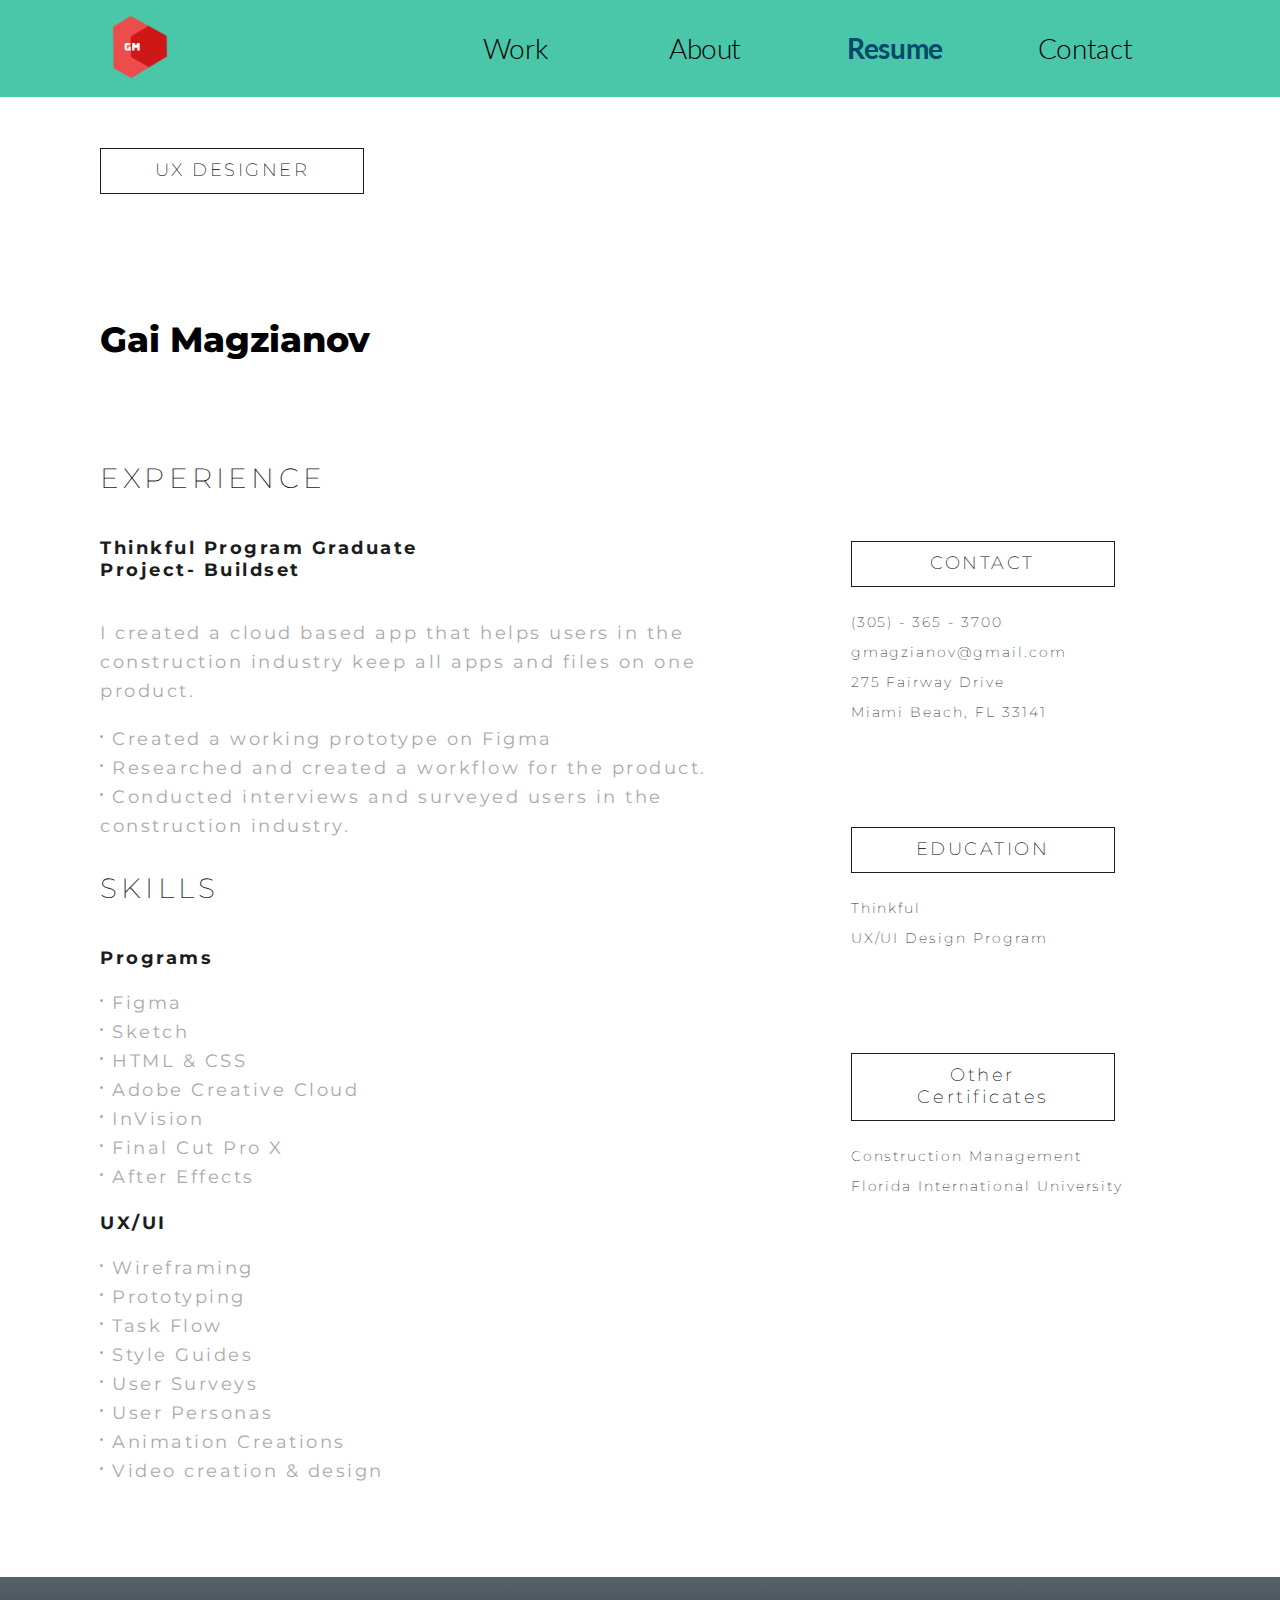
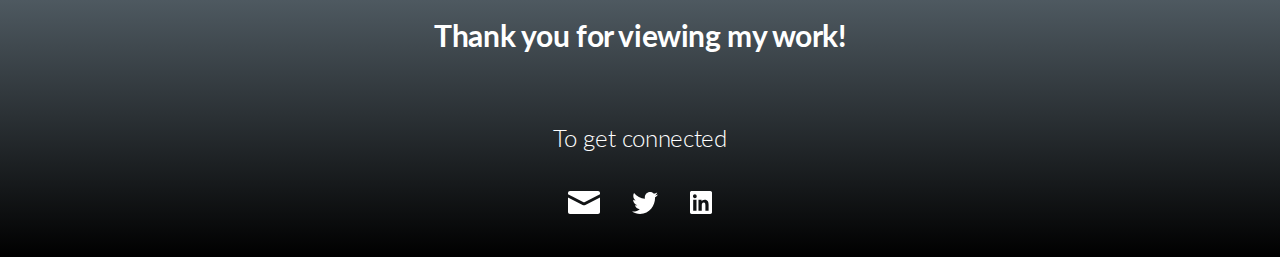
<file: resume.html>
<!DOCTYPE html>
<html lang="en">
  <head>
    <meta charset="UTF-8" />
    <meta name="viewport" content="width=device-width, initial-scale=1.0" />
    <title>Resume</title>
    <link rel="icon" href="./img/Logo.png" type="image/png" />
    <link rel="stylesheet" href="./css/normalize.css" />
    <link rel="stylesheet" href="./css/style.css" />
  </head>
  <body>
    <!-- main header start -->
    <header class="main_header">
      <div class="logo-wrapper">
        <a href="./index.html"><img src="./img/Logo.png" alt="logo" /></a>
      </div>
      <nav id="navBar" class="navBar">
        <h5 class="navBar-btn">
          <span class="navBar--open">
            <span></span>
            <span></span>
            <span></span>
          </span>
          <span class="navBar--close"></span>
        </h5>
        <ul class="navBar-menu">
          <li><a href="./project.html" class="navBar-link">Work</a></li>
          <li><a href="./about.html" class="navBar-link">About</a></li>
          <li class="active">
            <a href="./resume.html" class="navBar-link">Resume</a>
          </li>
          <li><a href="#footer" class="navBar-link goto-link">Contact</a></li>
        </ul>
      </nav>
    </header>
    <!-- main header end -->
    <!-- Resume section start -->
    <section class="Resume">
      <div class="Resume-content">
        <h5 class="title-box">UX DESIGNER</h5>
        <h2>Gai Magzianov</h2>
        <div class="row">
          <div class="col left">
            <!-- container-experience start -->
            <article class="container-experience">
              <h3>EXPERIENCE</h3>
              <h4>
                Thinkful Program Graduate <br />
                Project- Buildset
              </h4>
              <br />
              <p>
                I created a cloud based app that helps users in the construction
                industry keep all apps and files on one product.
              </p>
              <br />
              <ul>
                <li>Created a working prototype on Figma</li>
                <li>Researched and created a workflow for the product.</li>
                <li>
                  Conducted interviews and surveyed users in the construction
                  industry.
                </li>
              </ul>
            </article>
            <!-- container-experience end -->
            <!-- container-skills start -->
            <article class="container-skills">
              <h3>SKILLS</h3>
              <h4>Programs</h4>
              <ul>
                <li>Figma</li>
                <li>Sketch</li>
                <li>HTML & CSS</li>
                <li>Adobe Creative Cloud</li>
                <li>InVision</li>
                <li>Final Cut Pro X</li>
                <li>After Effects</li>
              </ul>
              <h4>UX/UI</h4>
              <ul>
                <li>Wireframing</li>
                <li>Prototyping</li>
                <li>Task Flow</li>
                <li>Style Guides</li>
                <li>User Surveys</li>
                <li>User Personas</li>
                <li>Animation Creations</li>
                <li>Video creation & design</li>
              </ul>
            </article>
            <!-- container-skills end -->
            <!-- content-mobile-only start -->
            <section class="mobile-only">
              <h4>
                Assistant Project Manager
                <span>Hawkins Construction Inc.</span>
              </h4>
              <span class="time">Nov 2017 - Present</span>
              <br />
              <br />
              <p>
                I’v worked with commercial construction in the building process
                from ground up.
              </p>
              <br />
              <ul>
                <li>
                  Communicate with all workers involved to get material to the
                  site.
                </li>
                <li>Created schedules</li>
                <li>Read drawings and understand steps in building.</li>
              </ul>
            </section>
            <!-- content-mobile-only end -->
          </div>
          <div class="col right">
            <!-- sideBar start -->
            <aside class="sideBar">
              <h5 class="title-box">CONTACT</h5>
              <p>
                (305) - 365 - 3700 <br />
                gmagzianov@gmail.com <br />
                275 Fairway Drive <br />
                Miami Beach, FL 33141
              </p>
              <h5 class="title-box">EDUCATION</h5>
              <p>
                Thinkful <br />
                UX/UI Design Program
              </p>
              <h5 class="title-box">
                Other <br />
                Certificates
              </h5>
              <p>
                Construction Management <br />
                Florida International University
              </p>
            </aside>
            <!-- sideBar end -->
          </div>
        </div>
      </div>
    </section>
    <!-- Resume section end -->
    <!-- footer start -->
    <footer id="footer" class="footer">
      <div class="footer-content">
        <h3>Thank you for viewing my work!</h3>
        <p>To get connected</p>
        <div class="social-links">
          <a class="social-btn" href="mailto:gmagzianov@gmail.com">
            <img src="./img/Rectangle.svg" alt="email" />
          </a>
          <a class="social-btn" href="https://twitter.com/magzianov">
            <img src="./img//twitter.svg" alt="twitter" />
          </a>
          <a
            class="social-btn"
            href="https://www.linkedin.com/in/guy-magzianov/"
          >
            <img src="./img/linkedin.svg" alt="linkedin" />
          </a>
        </div>
      </div>
    </footer>
    <!-- footer end -->
    <script src="./js/script.js"></script>
  </body>
</html>
</file>
<file: css/style.css>
@import url("https://fonts.googleapis.com/css2?family=Lato:wght@300;400;700;900&display=swap");
@import url("https://fonts.googleapis.com/css2?family=Montserrat:wght@300;400;500;700;800&display=swap");

/* general styles  */
* {
  padding: 0;
  margin: 0;
  -webkit-box-sizing: border-box;
  box-sizing: border-box;
}
body {
  font-family: "Lato", sans-serif;
  color: #000000;
}
.row.fixed {
  display: -webkit-box;
  display: -webkit-flex;
  display: -ms-flexbox;
  display: flex;
  flex-direction: row;
}
.desktop-only {
  display: none;
}
/* general styles end */
/* main header styles */
.main_header {
  min-height: 58px;
  background: #4ac6a8;
  padding: 14px 22px;
  position: relative;
  display: -webkit-box;
  display: -webkit-flex;
  display: -ms-flexbox;
  display: flex;
  -webkit-box-pack: justify;
  -webkit-justify-content: space-between;
  -ms-flex-pack: justify;
  justify-content: space-between;
  -webkit-box-align: flex-start;
  -webkit-align-items: flex-start;
  -ms-flex-align: flex-start;
  align-items: flex-start;
}
.home_hero .main_header {
  background: transparent;
  padding-top: 45px;
}
.logo-wrapper img {
  width: 50px;
}
.navBar {
  position: relative;
  flex-grow: 1;
}
.navBar-btn {
  width: 40px;
  height: 40px;
  background: transparent;
  border: 0;
  outline: none;
  cursor: pointer;
  margin: 0 0 0 auto;
  display: block;
}
.navBar--open {
  position: relative;
  display: block;
  -webkit-animation: fadeIn 0.3s 1 forwards;
  animation: fadeIn 0.3s 1 forwards;
}
.navBar--open span {
  display: block;
  width: 100%;
  height: 4px;
  background: #000;
  margin: 8px auto;
}
.navBar.active .navBar--open {
  display: none;
}
.navBar--close {
  display: none;
  width: 40px;
  height: 40px;
  position: relative;
  background: #444;
  -webkit-border-radius: 50%;
  border-radius: 50%;
  margin: 0 auto;
}
.navBar--close::before,
.navBar--close::after {
  content: "";
  width: 60%;
  height: 4px;
  position: absolute;
  top: 50%;
  left: 50%;
  -webkit-transform: translate(-50%, -50%) rotate(45deg);
  -ms-transform: translate(-50%, -50%) rotate(45deg);
  transform: translate(-50%, -50%) rotate(45deg);
  -webkit-transform-origin: center;
  -ms-transform-origin: center;
  transform-origin: center;
  background: #96decd;
}
.navBar--close::after {
  -webkit-transform: translate(-50%, -50%) rotate(-45deg);
  -ms-transform: translate(-50%, -50%) rotate(-45deg);
  transform: translate(-50%, -50%) rotate(-45deg);
}
.navBar.active .navBar--close {
  display: block;
  -webkit-animation: fadeIn 0.3s 1 forwards;
  animation: fadeIn 0.3s 1 forwards;
}

.navBar-menu {
  position: static;
  list-style: none;
  right: 0;
  padding-right: 10px;
  text-align: right;
  display: none;
  margin: 15px 0;
}
.navBar-link {
  display: inline-block;
  font-family: "Lato", sans-serif;
  font-style: normal;
  font-weight: 300;
  font-size: 16px;
  line-height: 28px;
  text-align: center;
  letter-spacing: -0.0141176em;
  text-decoration: none;
  color: #000000;
  padding: 9px 16px;
  width: 150px;
  transition: 0.3s;
}
.navBar-link:hover {
  background: rgba(255, 255, 255, 0.49);
}
.navBar.active .navBar-menu {
  display: block;
  -webkit-animation: fadeIn 0.5s 1 forwards;
  animation: fadeIn 0.5s 1 forwards;
}
@-webkit-keyframes fadeIn {
  0% {
    opacity: 0;
  }
  100% {
    opacity: 1;
  }
}
@keyframes fadeIn {
  0% {
    opacity: 0;
  }
  100% {
    opacity: 1;
  }
}
/* main header end */
/* home_hero section styles */
.home_hero {
  background: -o-linear-gradient(
    281.91deg,
    #4ac6a8 -1.42%,
    rgba(74, 198, 168, 0) 121.56%
  );
  background: linear-gradient(
    168.09deg,
    #4ac6a8 -1.42%,
    rgba(74, 198, 168, 0) 121.56%
  );
}

.home_hero-content h1 {
  font-family: "Lato", sans-serif;
  font-style: normal;
  font-weight: 800;
  font-size: 24px;
  line-height: 55px;
  letter-spacing: -0.0141176em;
  color: #00486c;
  padding: 9px 34px 63px 51px;
}
/* home_hero section end */

/* buildSet section styles */
.buildSet-preview {
  display: block;
  margin: 41px auto 18px;
  width: 163px;
}
.buildSet-content {
  padding: 0 70px;
}
.buildSet-content h2 {
  font-family: "Lato", sans-serif;
  font-style: normal;
  font-weight: 900;
  font-size: 37px;
  line-height: 44px;
  letter-spacing: -0.0141176em;

  color: #e0472f;
}
.buildSet-content p {
  font-family: Lato;
  font-style: normal;
  font-weight: bold;
  font-size: 18px;
  line-height: 22px;
  letter-spacing: -0.0141176em;
  color: #000000;
  margin-top: 9px;
}
.btn-primary {
  background: #e0472f;
  -webkit-border-radius: 10px;
  border-radius: 10px;
  display: inline-block;
  font-family: "Lato", sans-serif;
  font-style: normal;
  font-weight: bold;
  font-size: 18px;
  line-height: 24px;
  letter-spacing: -0.0141176em;
  color: #ffffff;
  padding: 10px 20px 15px;
  border: 0;
  cursor: pointer;
  outline: none;
  text-decoration: none;
  text-align: center;
}
.buildSet-content .btn-primary {
  display: block;
  width: 100%;
  margin: 18px 0 30px;
}
/* buildSet section end */
/* footer styles */
.footer {
  background: -webkit-gradient(
    linear,
    left top,
    left bottom,
    from(#556169),
    to(#000000)
  );
  background: -o-linear-gradient(top, #556169 0%, #000000 100%);
  background: linear-gradient(180deg, #556169 0%, #000000 100%);
}
.footer-content {
  padding: 40px 70px;
  text-align: center;
  font-family: "Lato", sans-serif;
  font-style: normal;
  font-weight: normal;
  color: #ffffff;
}
.footer-content h3 {
  font-size: 16px;
  line-height: 19px;
  letter-spacing: -0.0141176em;
  margin-bottom: 18px;
}
.footer-content p {
  margin-bottom: 30px;
}
.social-btn {
  display: inline-block;
  margin: 0px 14px;
}
/* footer end */

/* About section styles */
.About-content {
  padding: 27px 33px;
  font-family: "Lato", sans-serif;
  font-style: normal;
  font-weight: normal;
  font-size: 16px;
  line-height: 32px;
  letter-spacing: -0.0141176em;
  color: #000000;
  margin-bottom: 30px;
}
.About-content h2 {
  font-weight: bold;
  font-size: 22px;
  line-height: 45px;
}
.About-content h4 {
  margin: 30px 0 4px;
}
.About-content p {
  font-weight: lighter;
}
.profile-img {
  display: block;
  width: 100%;
  margin: 36px auto 17px;
  max-width: 309px;
}
/* About section end */
/* Resume section styles */
.Resume {
  position: relative;
}
.Resume-content {
  padding: 27px 32px 100px;
  font-family: "Montserrat", sans-serif;
  font-style: normal;
}
.title-box {
  border: 1px solid #1c1c1c;
  padding: 10px 3px 12px;
  background: transparent;
  font-weight: 200;
  font-size: 10px;
  line-height: 12px;
  text-align: center;
  letter-spacing: 0.14em;
  min-width: 129px;
  display: inline-block;
}
.Resume-content h2 {
  font-weight: 800;
  font-size: 32px;
  line-height: 39px;
  margin-top: 33px;
  margin-bottom: 20px;
  width: 100px;
}
.Resume-content h3 {
  font-weight: 200;
  font-size: 18px;
  line-height: 22px;
  letter-spacing: 0.15em;
  margin-bottom: 10px;
  color: #1c1c1c;
}
.Resume-content h4 {
  font-weight: bold;
  font-size: 14px;
  line-height: 26px;
  letter-spacing: 0.14em;
  color: #1c1c1c;
}
.Resume-content h4 span {
  display: block;
  margin-top: -10px;
  color: #aaaaaa;
  font-weight: 500;
}
.Resume-content p {
  line-height: 24px;
  font-size: 14px;
  letter-spacing: 0.14em;
  color: #aaaaaa;
  font-weight: normal;
}
.Resume-content ul li {
  list-style: none;
  position: relative;
  line-height: 24px;
  font-size: 14px;
  letter-spacing: 0.14em;
  color: #aaaaaa;
  text-indent: 12px;
}
.Resume-content ul li::before {
  content: "";
  width: 3px;
  height: 3px;
  -webkit-border-radius: 50%;
  border-radius: 50%;
  background: #aaaaaa;
  position: absolute;
  left: 0;
  top: 10px;
}
.container-experience {
  margin-bottom: 30px;
}
.container-skills {
  margin-bottom: 40px;
}
.container-skills ul {
  margin-bottom: 5px;
}
.Resume-content .time {
  font-size: 12px;
  line-height: 15px;
  letter-spacing: 0.14em;
  color: #000000;
}
.Resume-content .sideBar {
  margin-top: 40px;
}
.Resume-content .sideBar p {
  font-weight: 200;
  font-size: 14px;
  line-height: 30px;
  letter-spacing: 0.14em;
  color: #1c1c1c;
  margin: 20px 0;
}
/*  Resume section end */
/* project_hero styles */
.project_hero-content {
  font-family: "Lato", sans-serif;
  font-style: normal;
  padding: 20px 49px;
}
.project_hero-content h1 {
  font-weight: bold;
  font-size: 36px;
  line-height: 16px;
  text-align: center;
  color: #e0472f;
}
.project_hero-content p {
  font-family: Lato;
  font-style: normal;
  font-weight: 300;
  font-size: 17px;
  line-height: 20px;
  text-align: center;
  color: #000000;
}
.project_hero-content .btn-primary {
  display: block;
  width: 180px;
  padding: 7px 15px 10px;
  margin: 20px auto;
}
.project_hero-img {
  margin: 35px auto 10px;
  display: block;
  width: 129px;
}
/* project_hero end */
/* deliverables section styles */
.deliverables-content {
  font-family: "Lato", sans-serif;
  font-style: normal;
  font-weight: normal;
  margin-top: 50px;
}
.deliverables-content h2 {
  font-size: 28px;
  line-height: 16px;
  text-align: center;
  color: #000000;
}
.deliverables-examples {
  background: #ffffff;
  -webkit-box-shadow: 0px 4px 4px rgba(0, 0, 0, 0.25);
  box-shadow: 0px 4px 4px rgba(0, 0, 0, 0.25);
  -webkit-border-radius: 10px;
  border-radius: 10px;
  width: 216px;
  margin: 35px auto;
  text-align: center;
  padding: 20px 30px 10px;
  font-weight: 300;
  font-size: 17px;
  line-height: 28px;
}
.deliverables-content h3 {
  font-weight: 900;
  font-size: 17px;
  line-height: 20px;
  text-align: center;
  color: #000000;
  margin: 36px 0 26px;
}
.deliverables-content p {
  font-weight: 300;
  font-size: 17px;
  line-height: 25px;
  text-align: center;
  color: #000000;
}
/*  deliverables section styles */
/* FAQs section styles */
.FAQs {
  margin-bottom: 70px;
}
.FAQs p {
  font-weight: 300;
  font-size: 17px;
  line-height: 25px;
  text-align: center;
  color: #000000;
  padding: 0 46px;
}
.FAQs-item.desktop {
  display: none;
}
/* FAQs section end */
/* potential_users styles */
.potential_users-content {
  font-family: "Lato", sans-serif;
  font-style: normal;
  color: #000000;
  padding: 0 48px;
}
.potential_users-content h2 {
  font-weight: 900;
  font-size: 24px;
  line-height: 25px;
  text-align: center;
  margin-bottom: 50px;
}
.potential_users-content h3 {
  font-weight: 300;
  font-size: 18px;
  line-height: 25px;
  text-align: center;
  color: #000000;
}
.survey-img {
  display: block;
  margin: 9px auto 40px;
  width: 77px;
}
.potential_users-content h4 {
  font-weight: normal;
  font-size: 18px;
  line-height: 25px;
  text-align: center;
  color: #000000;
  margin-bottom: 29px;
}
.potential_users-content p {
  font-style: normal;
  font-weight: 300;
  font-size: 17px;
  line-height: 21px;
  color: #000000;
}
p.survey-result {
  font-style: normal;
  font-weight: bold;
  font-size: 18px;
  line-height: 25px;
  text-align: center;
  color: #000000;
  margin: 30px 0 100px;
}
/* potential_users end */
/* personas section styles */
.personas-content {
  font-family: "Lato", sans-serif;
  font-style: normal;
  color: #000000;
}
.personas-content h2 {
  font-weight: bold;
  font-size: 24px;
  line-height: 25px;
  text-align: center;
}
.personas-img {
  display: block;
  margin: 20px auto 80px;
  width: 121px;
}
.personas-profile {
  text-align: center;
}
.personas-profile-img {
  display: block;
  margin: 0 auto 30px;
}
.personas-profile .personas-profile-info {
  font-weight: 500;
}
.personas-profile p {
  font-size: 17px;
  line-height: 25px;
  text-align: center;
  color: #000000;
  margin-bottom: 50px;
  padding: 0 30px;
  font-weight: lighter;
}
.personas-profile h3 {
  font-size: 17px;
  line-height: 25px;
  font-weight: 600;
}
.personas-profile blockquote {
  font-weight: 600;
  padding: 5px 45px;
  margin-bottom: 40px;
  font-size: 17px;
  line-height: 25px;
  font-style: italic;
}
/* personas section end */
/* analysis section start */
.analysis-content {
  font-family: "Lato", sans-serif;
  font-style: normal;
  color: #000000;
}
.analysis-content h2 {
  font-weight: bold;
  font-size: 24px;
  line-height: 25px;
  text-align: center;
}
.analysis-img {
  display: block;
  margin: 36px auto 62px;
  width: 126px;
}
.analysis_table {
  display: -webkit-box;
  display: -webkit-flex;
  display: -ms-flexbox;
  display: flex;
  width: 90%;
  margin: 30px auto 50px;
}
.analysis_table-col {
  background: #6ed1b9;
  font-size: 11px;
  line-height: 25px;
  color: #000000;
  -webkit-flex-basis: 25%;
  -ms-flex-preferred-size: 25%;
  flex-basis: 25%;
  padding: 10px;
}
.analysis_table-col:nth-child(2) {
  background: #e66c59;
}
.analysis_table-col:nth-child(3) {
  background: #5999f1;
}
.analysis_table-col:nth-child(4) {
  background: #af74e6;
}
.table-col-head {
  text-align: center;
  border-bottom: 1px solid rgba(0, 0, 0, 0.25);
  height: 40px;
  display: -webkit-box;
  display: -webkit-flex;
  display: -ms-flexbox;
  display: flex;
  -webkit-box-pack: center;
  -webkit-justify-content: center;
  -ms-flex-pack: center;
  justify-content: center;
  -webkit-box-align: end;
  -webkit-align-items: flex-end;
  -ms-flex-align: end;
  align-items: flex-end;
}
.table-col-cell {
  font-style: normal;
  font-weight: normal;
  font-size: 10px;
  line-height: 13px;
  color: #000000;
  width: 80%;
  padding-top: 5px;
}
.analysis-content h3 {
  font-style: italic;
  font-weight: 900;
  font-size: 24px;
  line-height: 11px;
  text-align: center;
  color: #000000;
}
/* analysis section end */
/* user_stories section styles */
.user_stories-content {
  font-family: "Lato", sans-serif;
  font-style: normal;
}
.user_stories-content h2 {
  font-weight: bold;
  font-size: 24px;
  line-height: 25px;
  color: #000000;
  text-align: center;
}
.user_stories-img {
  display: block;
  margin: 30px auto 40px;
  width: 41px;
}
.user_stories-content p {
  font-weight: 300;
  font-size: 12px;
  line-height: 25px;
  text-align: center;
  color: #000000;
  padding: 0 70px 0 80px;
}
.list_importance {
  margin-top: 60px;
  padding: 0 66px;
  margin-bottom: 100px;
}
.list_importance-item {
  margin-bottom: 22px;
}
.list_importance-item h3 {
  font-style: italic;
  font-weight: 600;
  font-size: 18px;
  line-height: 25px;
  text-align: center;
  color: #000000;
  margin-bottom: 7px;
}
.list_importance-item li {
  list-style: none;
  border: 0.1px solid rgba(0, 0, 0, 0.25);
  -webkit-box-sizing: border-box;
  box-sizing: border-box;
  -webkit-box-shadow: 0px 4px 4px rgba(0, 0, 0, 0.25);
  box-shadow: 0px 4px 4px rgba(0, 0, 0, 0.25);
  -webkit-border-radius: 4px;
  border-radius: 4px;
  padding: 2px 0 2px 21px;
  font-weight: 300;
  font-size: 12px;
  line-height: 25px;
  color: #ffffff;
}
.list_importance-item.red li {
  background: #eb5757;
}
.list_importance-item.yellow li {
  background: #f2c94c;
  color: #000000;
}
.list_importance-item.green li {
  background: rgba(33, 150, 143, 0.76);
  color: #000000;
}
/* user_stories section end */
/* user_flows section styles */
.user_flows-content {
  font-family: "Lato", sans-serif;
  font-style: normal;
  color: #000000;
  margin-bottom: 120px;
}
.user_flows-content h2 {
  font-weight: bold;
  font-size: 24px;
  line-height: 25px;
  text-align: center;
}
.user_flows-img {
  display: block;
  margin: 24px auto 66px;
  width: 105px;
}
.user_flows-content p {
  font-weight: 300;
  font-size: 12px;
  line-height: 25px;
  text-align: center;
  color: #000000;
  padding: 0 70px;
}
.diagram-img {
  display: block;
  margin: 60px auto;
  max-width: 90%;
}
/* user_flows section end */
/* wire_framing section styles */
.wire_framing-content {
  font-family: Lato;
  font-style: normal;
  color: #000000;
  margin-bottom: 100px;
}
.wire_framing-content h2 {
  font-weight: bold;
  font-size: 24px;
  line-height: 25px;
  text-align: center;
}
.wire_framing-img {
  display: block;
  margin: 31px auto 47px;
  width: 111px;
}
.wire_framing-content p {
  font-style: normal;
  font-weight: 300;
  font-size: 18px;
  line-height: 25px;
  text-align: center;
  color: #000000;
  padding: 0 65px;
}
.wire_framing-preview {
  display: block;
  margin: 35px auto;
  width: 80%;
}
/* wire_framing section end */
/* branding section start */
.branding-content {
  font-family: "Lato", sans-serif;
  font-style: normal;
  color: #000000;
}
.branding-content h2 {
  font-weight: bold;
  font-size: 24px;
  line-height: 25px;
  text-align: center;
}
.branding-img {
  display: block;
  margin: 36px auto 40px;
  width: 80px;
}
.branding-content p {
  font-weight: 300;
  font-size: 12px;
  line-height: 25px;
  text-align: center;
  color: #000000;
}
.branding-content > p {
  padding: 0 66px;
  margin-bottom: 40px;
}
.branding-content h3 {
  font-weight: bold;
  font-size: 18px;
  line-height: 25px;
  text-align: center;
  color: #000000;
}
.branding-preview {
  display: block;
  margin: 36px auto 40px;
}
.list_colors {
  margin: 40px 0;
}
.list_colors .row {
  -webkit-justify-content: space-around;
  -ms-flex-pack: distribute;
  justify-content: space-around;
}
.list_colors .col {
  -webkit-flex-basis: 82px;
  -ms-flex-preferred-size: 82px;
  flex-basis: 82px;
  text-align: center;
}
.list_colors-item {
  margin-bottom: 40px;
}
.list_colors-item h4 {
  font-weight: 300;
  font-size: 13px;
  line-height: 25px;
  color: #000000;
}
.list_colors-item img {
  margin: 7px auto 24px;
  display: auto;
}
.list_colors-item p {
  font-weight: 300;
  font-size: 12px;
  line-height: 14px;
  text-align: center;
  color: #000000;
}
/* branding section end */
/* final_product section start */
.final_product-content {
  font-family: "Lato", sans-serif;
  font-style: normal;
  color: #000000;
  padding: 0 62px;
  margin-bottom: 150px;
}
.final_product-content h2 {
  font-weight: bold;
  font-size: 24px;
  line-height: 25px;
  text-align: center;
  margin-bottom: 13px;
}
.final_product-content p {
  font-style: normal;
  font-weight: 300;
  font-size: 17px;
  line-height: 25px;
  color: #000000;
  margin-bottom: 20px;
}
.final_product-preview {
  display: block;
  width: 100%;
  margin: 35px auto;
}
.final_product-content .row.fixed {
  margin-bottom: 50px;
  -webkit-box-align: center;
  -webkit-align-items: center;
  -ms-flex-align: center;
  align-items: center;
}

.final_product-content .row.fixed .col {
  margin: 0 3%;
}
.final_product-content .row.fixed img {
  height: 420px;
  width: auto;
}
.final_product-content .row {
  -webkit-justify-content: space-around;
  -ms-flex-pack: distribute;
  justify-content: space-around;
}

/* final_product section end */
/* responsivness */
@media all and (min-width: 768px) {
  .main_header {
    -webkit-box-align: center;
    -webkit-align-items: center;
    -ms-flex-align: center;
    align-items: center;
    padding: 14px 100px;
    height: 97px;
  }
  .logo-wrapper img {
    width: 80px;
  }
  .navBar {
    width: 100%;
    display: -webkit-box;
    display: -webkit-flex;
    display: -ms-flexbox;
    display: flex;
    -webkit-box-pack: end;
    -webkit-justify-content: flex-end;
    -ms-flex-pack: end;
    justify-content: flex-end;
    -webkit-box-align: center;
    -webkit-align-items: center;
    -ms-flex-align: center;
    align-items: center;
  }
  .navBar-btn {
    display: none;
  }
  .navBar-menu {
    display: -webkit-box;
    display: -webkit-flex;
    display: -ms-flexbox;
    display: flex;
    -webkit-box-align: center;
    -webkit-align-items: center;
    -ms-flex-align: center;
    align-items: center;
    position: unset;
    padding-right: 0;
  }
  .navBar.active .navBar-menu {
    display: flex;
  }
  .navBar-menu .navBar-link {
    margin: 0 20px;
    font-size: 28px;
    line-height: 85px;
    letter-spacing: -0.0141176em;
  }
  .navBar .navBar-link:hover {
    background: transparent;
  }
  .navBar-menu li.active .navBar-link {
    font-weight: bold;
    color: #00486c;
  }
  .row {
    display: -webkit-box;
    display: -webkit-flex;
    display: -ms-flexbox;
    display: flex;
    -webkit-box-align: center;
    -webkit-align-items: center;
    -ms-flex-align: center;
    align-items: center;
  }
  .project_hero-content {
    padding: 0 148px;
    margin: 160px 0 200px;
    min-height: 100vh;
  }
  .project_hero-content .col {
    -webkit-flex-basis: 50%;
    -ms-flex-preferred-size: 50%;
    flex-basis: 50%;
  }
  .project_hero-content .col.left {
    -webkit-flex-basis: unset;
    -ms-flex-preferred-size: unset;
    flex-basis: unset;
    margin: 0 50px 0 auto;
  }
  .project_hero-content h1 {
    font-weight: bold;
    font-size: 72px;
    line-height: 16px;
  }
  .project_hero-content p {
    width: 409px;
    margin: 0 auto;
    font-size: 35px;
    line-height: 50px;
  }
  .project_hero-content .btn-primary {
    font-size: 24px;
    line-height: 24px;
    width: 307px;
    padding: 16px;
  }
  .project_hero-img {
    max-width: 100%;
    margin: 0 auto 0 0;
    width: 391px;
  }

  .deliverables-content h2 {
    font-weight: normal;
    font-size: 44px;
    line-height: 16px;
    margin-bottom: 100px;
  }
  .deliverables-examples {
    padding-top: 50px;
    width: 456px;
    margin-bottom: 300px;
  }
  .deliverables-examples p {
    font-weight: 300;
    font-size: 35px;
    line-height: 70px;
  }
  .FAQs {
    display: -webkit-box;
    display: -webkit-flex;
    display: -ms-flexbox;
    display: flex;
    padding: 0 129px;
    -webkit-box-pack: center;
    -webkit-justify-content: center;
    -ms-flex-pack: center;
    justify-content: center;
    margin-bottom: 300px;
  }
  .FAQs-item {
    -webkit-flex-basis: 33%;
    -ms-flex-preferred-size: 33%;
    flex-basis: 33%;
  }
  .FAQs-item h3 {
    font-weight: 900;
    font-size: 24px;
    line-height: 20px;
  }
  .FAQs-item p {
    padding: 40px 30px;
    font-size: 28px;
    line-height: 35px;
  }
  .FAQs-item:not(:first-child) p {
    border-left: 1px solid #000000;
    height: 100%;
  }
  .FAQs-item.mobile {
    display: none;
  }
  .potential_users-content h2 {
    font-weight: 900;
    font-size: 48px;
    line-height: 45px;
    width: unset;
    margin-bottom: 200px;
  }
  .potential_users-content h3 {
    font-size: 28px;
    line-height: 25px;
    margin-bottom: 20px;
  }
  .survey-img {
    margin: 20px auto;
    width: 213px;
  }
  .potential_users-content h4 {
    font-size: 28px;
    line-height: 25px;
  }
  .potential_users-content > p {
    max-width: 864px;
    margin: 0 auto;
    font-weight: 300;
    font-size: 27px;
    line-height: 30px;
    margin-top: 100px;
    margin-bottom: 100px;
  }
  .survey-result {
    display: none;
  }
  .personas-content {
    margin-bottom: 100px;
  }
  .personas-content h2 {
    font-size: 28px;
    line-height: 25px;
  }
  .personas-content .row {
    -webkit-justify-content: space-around;
    -ms-flex-pack: distribute;
    justify-content: space-around;
    -webkit-box-align: start;
    -webkit-align-items: flex-start;
    -ms-flex-align: start;
    align-items: flex-start;
    max-width: 80%;
    margin: 0 auto;
  }
  .personas-content .col {
    width: 50%;
  }
  .personas-content .col:first-child {
    border-right: 0.2px solid #a0a0a0;
  }
  .personas-img {
    width: unset;
  }
  .personas-profile {
    padding: 15px 25px;
  }
  .personas-profile .personas-profile-info {
    text-align: center;
    font-size: 27px;
    line-height: 40px;
  }
  .personas-profile h3 {
    text-align: left;
    padding: 0 30px;
    font-size: 27px;
    line-height: 40px;
  }
  .personas-profile p {
    text-align: left;
    font-size: 27px;
    line-height: 40px;
  }
  .personas-profile blockquote {
    font-size: 27px;
    line-height: 40px;
  }
  .user_stories-content {
    margin-bottom: 200px;
  }
  .user_flows-content h2 {
    font-size: 28px;
    line-height: 25px;
  }
  .user_stories-content > p {
    padding: 0 460px;
    font-size: 20px;
    line-height: 30px;
  }
  .list_importance {
    display: -webkit-box;
    display: -webkit-flex;
    display: -ms-flexbox;
    display: flex;
    -webkit-justify-content: space-around;
    -ms-flex-pack: distribute;
    justify-content: space-around;
    margin-top: 100px;
  }
  .list_importance-item {
    -webkit-flex-basis: 25%;
    -ms-flex-preferred-size: 25%;
    flex-basis: 25%;
  }
  .analysis-img {
    width: unset;
  }
  .analysis-content h2 {
    font-size: 28px;
    line-height: 25px;
  }
  .analysis-content > p {
    font-family: "Lato", sans-serif;
    font-style: normal;
    font-weight: 300;
    font-size: 24px;
    line-height: 25px;
    text-align: center;

    color: #000000;
    padding: 0 320px;
    margin-bottom: 30px;
  }
  .desktop-only {
    display: block;
  }
  .analysis-content .row {
    -webkit-flex-wrap: wrap;
    -ms-flex-wrap: wrap;
    flex-wrap: wrap;
    -webkit-justify-content: space-around;
    -ms-flex-pack: distribute;
    justify-content: space-around;
    -webkit-box-align: stretch;
    -webkit-align-items: stretch;
    -ms-flex-align: stretch;
    align-items: stretch;
  }
  .analysis-content .col {
    -webkit-flex-basis: 40%;
    -ms-flex-preferred-size: 40%;
    flex-basis: 40%;
  }
  .analysis-content .col:last-child {
    margin: 120px 0 160px;
  }
  .analysis_table {
    height: 100%;
  }
  .table-col-head {
    font-size: 14px;
    line-height: 25px;
  }
  .table-col-cell p {
    font-size: 10px;
    line-height: 15px;
  }
  .user_flows-content h2 {
    font-size: 28px;
    line-height: 25px;
  }
  .mobile-only {
    display: none;
  }
  .user_stories-img {
    width: unset;
  }
  .user_flows-content p {
    font-size: 20px;
    line-height: 70px;
  }
  .user_flows-img {
    width: unset;
  }
  .diagram-img {
    margin: 26px auto 90px;
    width: unset;
    max-width: 85%;
  }
  .diagram-img:nth-child(7) {
    max-width: 50%;
  }
  .wire_framing-content {
    margin-bottom: 120px;
  }
  .wire_framing-img {
    width: unset;
  }
  .wire_framing-content h2 {
    font-size: 28px;
    line-height: 25px;
  }
  .wire_framing-content > p {
    font-size: 18px;
    line-height: 27px;
    padding: 50px 363px;
  }
  .wire_framing-content .row {
    -webkit-justify-content: space-around;
    -ms-flex-pack: distribute;
    justify-content: space-around;
    -webkit-flex-wrap: wrap;
    -ms-flex-wrap: wrap;
    flex-wrap: wrap;
  }
  .wire_framing-content .col {
    -webkit-flex-basis: 45%;
    -ms-flex-preferred-size: 45%;
    flex-basis: 45%;
  }
  .branding-content h2 {
    font-size: 28px;
    line-height: 25px;
  }
  .branding-img {
    margin-top: 20px;
    width: unset;
  }
  .wire_framing-preview {
    width: unset;
    max-width: 95%;
  }
  .branding-content > p {
    padding: 100px 250px;
    font-size: 20px;
    line-height: 35px;
  }
  .branding-content h3 {
    font-size: 28px;
    line-height: 25px;
  }
  .branding-preview {
    -webkit-transform: rotate(180deg);
    -ms-transform: rotate(180deg);
    transform: rotate(180deg);
    margin-bottom: 100px;
  }
  .list_colors {
    max-width: 500px;
    margin: 50px auto;
  }
  .final_product-content h2 {
    font-size: 24px;
    line-height: 25px;
    margin-bottom: 50px;
  }
  .final_product-content > p {
    font-size: 17px;
    line-height: 25px;
    padding: 0 373px;
    margin-bottom: 100px;
  }
  .final_product-content .row {
    -webkit-justify-content: space-around;
    -ms-flex-pack: distribute;
    justify-content: space-around;
  }
  .final_product-content > .row.fixed {
    padding: 0 310px;
  }
  .final_product-content > .final_product-preview {
    padding: 0 310px;
  }
  .final_product-content .row.fixed img {
    height: 425px;
    width: auto;
  }
  .footer h3 {
    font-size: 30px;
    line-height: 36px;
    margin-bottom: 70px;
  }
  .footer p {
    font-weight: 300;
    font-size: 24px;
    line-height: 29px;
    letter-spacing: -0.0141176em;
    margin-bottom: 39px;
  }
  .title-box {
    width: 264px;
    font-size: 18px;
    line-height: 22px;
    letter-spacing: 0.14em;
  }
  .Resume-content {
    padding: 51px 100px;
  }
  .Resume-content h2 {
    margin-bottom: 100px;
    margin-top: 124px;
    font-weight: 800;
    font-size: 35px;
    line-height: 43px;
    width: unset;
  }
  .Resume-content h3 {
    font-size: 28px;
    line-height: 34px;
    letter-spacing: 0.15em;
    margin-bottom: 42px;
  }
  .Resume-content > .row {
    -webkit-box-pack: justify;
    -webkit-justify-content: space-between;
    -ms-flex-pack: justify;
    justify-content: space-between;
    -webkit-box-align: start;
    -webkit-align-items: flex-start;
    -ms-flex-align: start;
    align-items: flex-start;
  }
  .Resume-content > .row .col.left {
    -webkit-box-flex: 67%;
    -webkit-flex: 67%;
    -ms-flex: 67%;
    flex: 67%;
    margin-right: 2%;
    padding-right: 100px;
  }
  .Resume-content > .row .col.right {
    -webkit-box-flex: 30%;
    -webkit-flex: 30%;
    -ms-flex: 30%;
    flex: 30%;
  }
  .Resume-content p {
    font-size: 18px;
    line-height: 29px;
    letter-spacing: 0.14em;
  }
  .Resume-content ul li {
    font-size: 18px;
    line-height: 29px;
    letter-spacing: 0.14em;
  }
  .Resume-content h4 {
    font-size: 18px;
    line-height: 22px;
    letter-spacing: 0.14em;
    margin-bottom: 20px;
    margin-top: 20px;
  }
  .Resume-content .sideBar {
    margin-top: 80px;
  }
  .Resume-content .sideBar p {
    margin-bottom: 100px;
  }
  .About {
    background: #f3f3f3;
  }
  .About-content {
    margin-bottom: 0;
    padding: 99px 100px;
  }
  .About-content .row {
    -webkit-box-pack: justify;
    -webkit-justify-content: space-between;
    -ms-flex-pack: justify;
    justify-content: space-between;
    -webkit-box-orient: horizontal;
    -webkit-box-direction: reverse;
    -webkit-flex-direction: row-reverse;
    -ms-flex-direction: row-reverse;
    flex-direction: row-reverse;
    -webkit-box-align: start;
    -webkit-align-items: flex-start;
    -ms-flex-align: start;
    align-items: flex-start;
  }
  .About-content .row .col {
    -webkit-flex-basis: 49%;
    -ms-flex-preferred-size: 49%;
    flex-basis: 49%;
  }
  .About-content h2 {
    font-size: 35px;
    line-height: 45px;
    letter-spacing: -0.0141176em;
  }
  .About-content h4 {
    font-size: 24px;
    line-height: 32px;
  }
  .About-content p {
    font-size: 24px;
    line-height: 32px;
  }
  .profile-img {
    margin-top: 180px;
  }
  .home_hero-content {
    padding: 50px 150px 100px;
  }
  .home_hero-content h1 {
    font-size: 44px;
    line-height: 70px;
    letter-spacing: -0.0141176em;
  }
  .buildSet {
    display: -webkit-box;
    display: -webkit-flex;
    display: -ms-flexbox;
    display: flex;
    -webkit-box-pack: center;
    -webkit-justify-content: center;
    -ms-flex-pack: center;
    justify-content: center;
    padding: 150px 0;
  }
  .buildSet-content {
    max-width: 349px;
    display: -webkit-box;
    display: -webkit-flex;
    display: -ms-flexbox;
    display: flex;
    -webkit-box-orient: vertical;
    -webkit-box-direction: normal;
    -webkit-flex-direction: column;
    -ms-flex-direction: column;
    flex-direction: column;
    -webkit-box-pack: center;
    -webkit-justify-content: center;
    -ms-flex-pack: center;
    justify-content: center;
  }
  .buildSet-preview {
    width: 276px;
  }
}
@media all and (min-width: 768px) and (max-width: 1200px) {
  .navBar-menu {
    max-width: 100%;
  }
  .navBar-link {
    width: 100px;
  }
  .project_hero-content {
    margin-top: 50px;
  }
  .project_hero-content > .row {
    flex-direction: column;
    justify-self: center;
  }
  .project_hero-content > .row > .col.left {
    margin: 0 0 60px 0;
  }
  .FAQs {
    padding: 0 2%;
  }
  .FAQs-item p {
    padding: 40px 30px 20px;
  }
  .user_stories-content > p,
  .wire_framing-content > p,
  .branding-content > p,
  .final_product-content > p,
  .analysis-content > p {
    padding-left: 20%;
    padding-right: 20%;
    text-align: center;
  }
  .final_product-content > .row.fixed {
    padding: 0 10%;
  }
  .analysis-content .row {
    flex-flow: column;
    margin-top: 70px;
  }
  .analysis-content .analysis_table-col {
    min-height: 400px;
  }
  .analysis-content .col:last-child {
    margin: unset;
  }
  .table-col-cell p {
    font-size: 15px;
    line-height: 1.1;
  }
  .final_product-content .final_product-preview {
    max-width: 80%;
    padding: unset;
  }
  .final_product-content .row.fixed .col {
    flex-basis: 50%;
  }
  .final_product-content .row .final_product-preview {
    max-width: 90%;
  }
}
</file>
